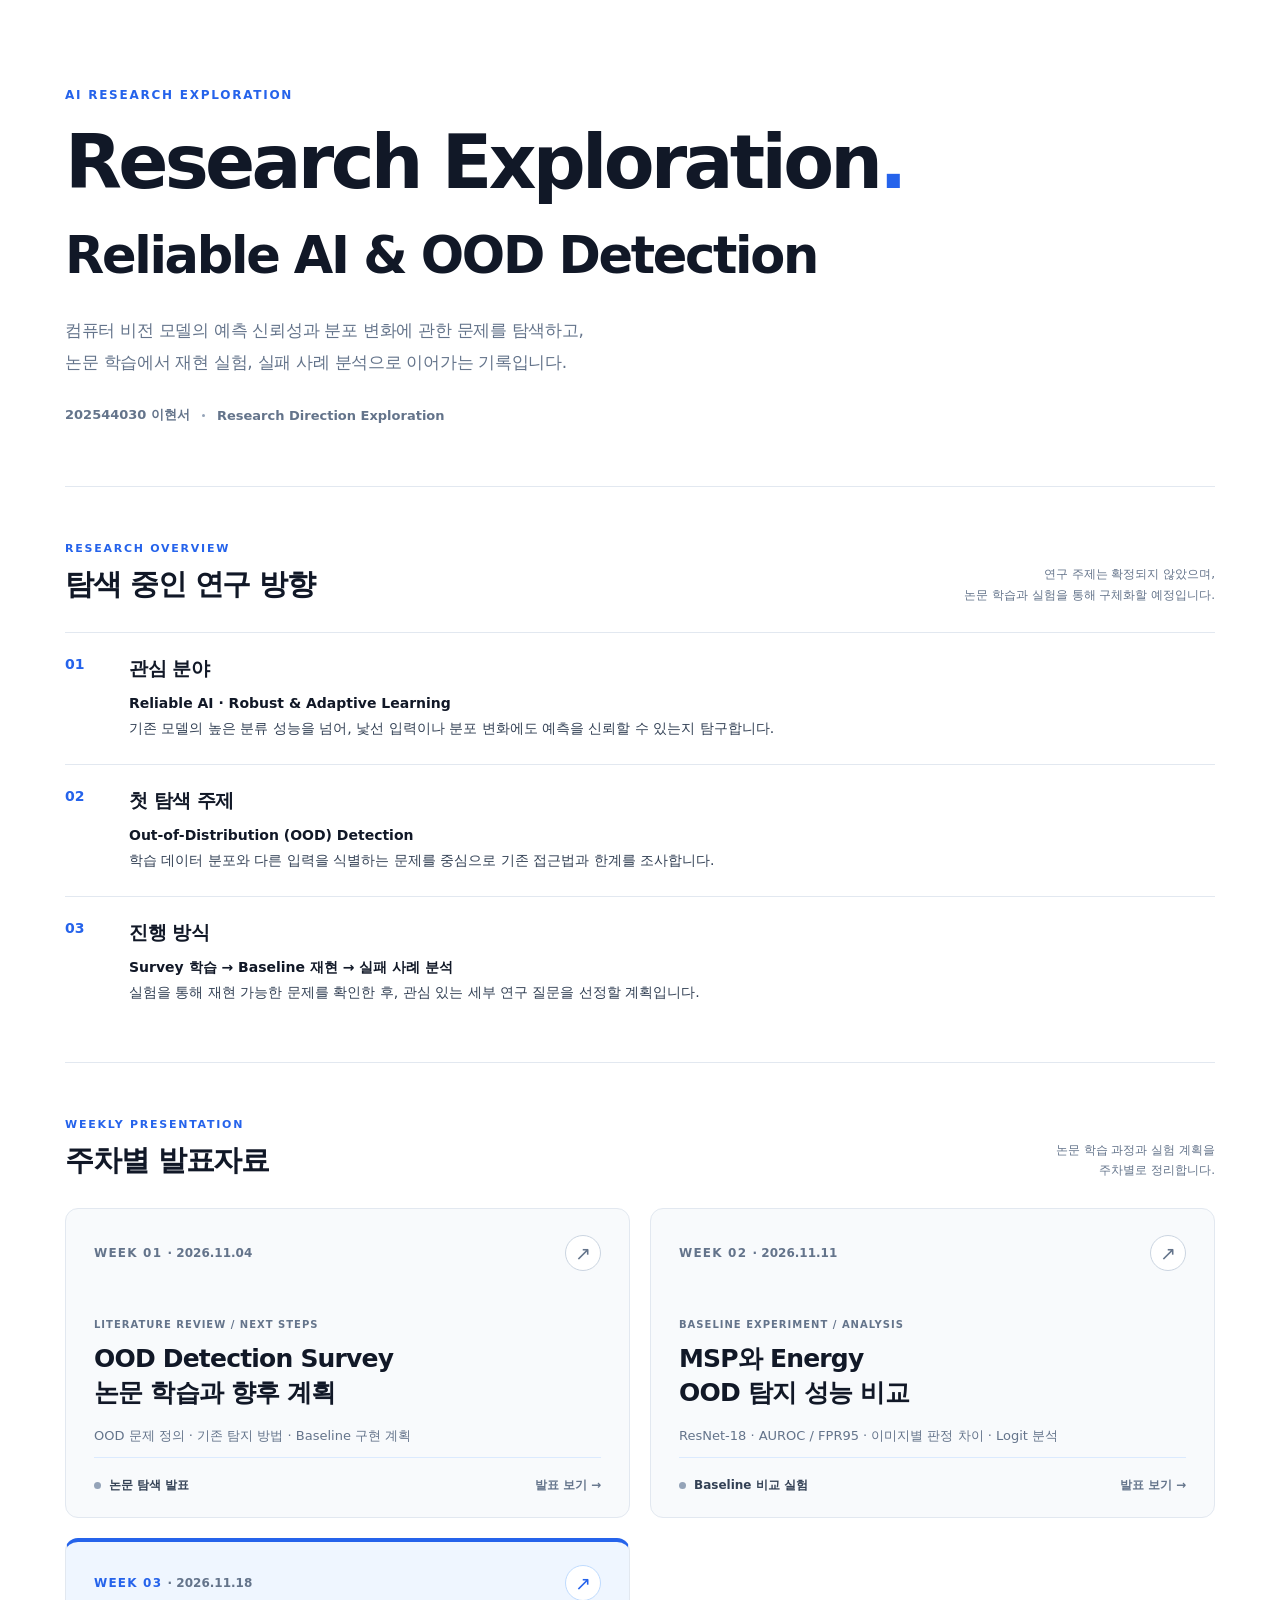
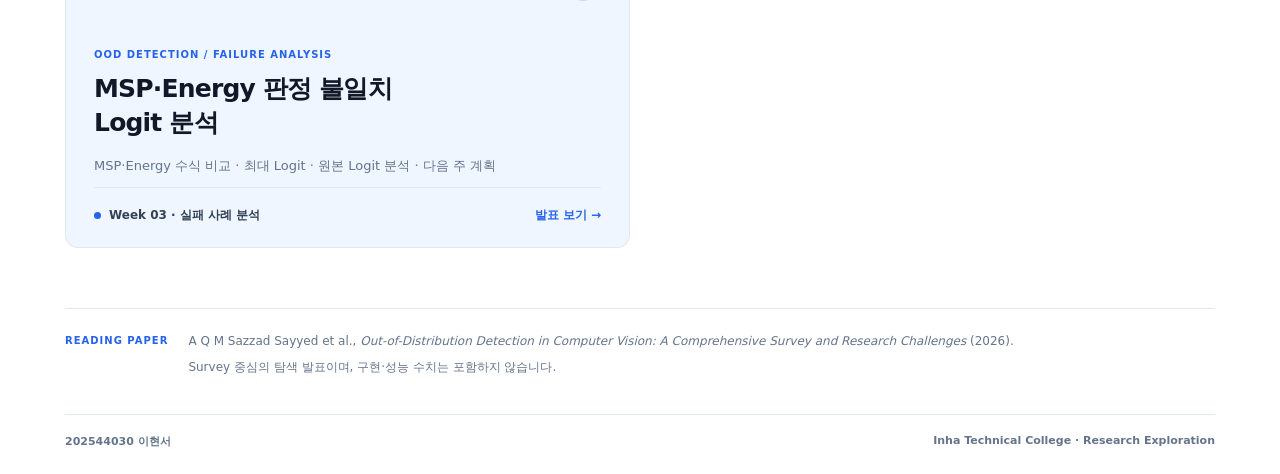
<file: index.html>
<!doctype html>
<html lang="ko">
<head>
  <meta charset="utf-8">
  <meta name="viewport" content="width=device-width, initial-scale=1">
  <meta name="theme-color" content="#ffffff">
  <meta name="description" content="Reliable AI와 OOD Detection 연구 분야 탐색 및 주차별 발표 자료">
  <title>Research Exploration | Reliable AI & OOD Detection</title>
  <link rel="stylesheet" href="styles.css">
</head>
<body>
  <main class="page">
    <header class="hero" id="top">
      <div class="eyebrow">AI RESEARCH EXPLORATION</div>
      <h1>Research Exploration<span class="accent-dot">.</span><br><span class="hero-subtitle">Reliable AI &amp; OOD Detection</span></h1>
      <p class="hero-desc">컴퓨터 비전 모델의 예측 신뢰성과 분포 변화에 관한 문제를 탐색하고,<br class="desktop-only"> 논문 학습에서 재현 실험, 실패 사례 분석으로 이어가는 기록입니다.</p>
      <div class="author-meta"><span>202544030 이현서</span><i></i><span>Research Direction Exploration</span></div>
    </header>

    <section class="section about" aria-labelledby="about-title">
      <div class="section-top"><div><div class="section-label">RESEARCH OVERVIEW</div><h2 id="about-title">탐색 중인 연구 방향</h2></div><p class="section-caption">연구 주제는 확정되지 않았으며,<br>논문 학습과 실험을 통해 구체화할 예정입니다.</p></div>
      <div class="overview-list">
        <article class="overview-row"><span class="overview-num">01</span><div><h3>관심 분야</h3><p><strong>Reliable AI · Robust &amp; Adaptive Learning</strong><br>기존 모델의 높은 분류 성능을 넘어, 낯선 입력이나 분포 변화에도 예측을 신뢰할 수 있는지 탐구합니다.</p></div></article>
        <article class="overview-row"><span class="overview-num">02</span><div><h3>첫 탐색 주제</h3><p><strong>Out-of-Distribution (OOD) Detection</strong><br>학습 데이터 분포와 다른 입력을 식별하는 문제를 중심으로 기존 접근법과 한계를 조사합니다.</p></div></article>
        <article class="overview-row"><span class="overview-num">03</span><div><h3>진행 방식</h3><p><strong>Survey 학습 → Baseline 재현 → 실패 사례 분석</strong><br>실험을 통해 재현 가능한 문제를 확인한 후, 관심 있는 세부 연구 질문을 선정할 계획입니다.</p></div></article>
      </div>
    </section>

    <section class="section presentation" aria-labelledby="weekly-title">
      <div class="section-top"><div><div class="section-label">WEEKLY PRESENTATION</div><h2 id="weekly-title">주차별 발표자료</h2></div><p class="section-caption">논문 학습 과정과 실험 계획을<br>주차별로 정리합니다.</p></div>
      <div class="week-grid">
        <a class="week-card past" href="./week1/" aria-label="1주차 OOD Detection Survey 논문 학습 발표 보기">
          <div class="week-top"><span class="week-label">WEEK 01 <span class="week-date">· 2026.11.04</span></span><span class="circle-arrow" aria-hidden="true">↗</span></div>
          <div class="week-content"><span class="card-kicker">LITERATURE REVIEW / NEXT STEPS</span><h3>OOD Detection Survey<br>논문 학습과 향후 계획</h3><p>OOD 문제 정의 · 기존 탐지 방법 · Baseline 구현 계획</p></div>
          <div class="week-bottom"><span class="small-dot"></span><span>논문 탐색 발표</span><span class="open-label">발표 보기 <span aria-hidden="true">→</span></span></div>
        </a>
        
<a class="week-card past"
   href="./week2/"
   aria-label="2주차 MSP와 Energy 비교 실험 발표 보기">

  <div class="week-top">
    <span class="week-label">
      WEEK 02
      <span class="week-date">· 2026.11.11</span>
    </span>
    <span class="circle-arrow" aria-hidden="true">↗</span>
  </div>

  <div class="week-content">
    <span class="card-kicker">
      BASELINE EXPERIMENT / ANALYSIS
    </span>

    <h3>
      MSP와 Energy<br>
      OOD 탐지 성능 비교
    </h3>

    <p>
      ResNet-18 · AUROC / FPR95 ·
      이미지별 판정 차이 · Logit 분석
    </p>
  </div>

  <div class="week-bottom">
    <span class="small-dot"></span>
    <span>Baseline 비교 실험</span>

    <span class="open-label">
      발표 보기
      <span aria-hidden="true">→</span>
    </span>
  </div>

</a>

              <a class="week-card active" href="./week3/" aria-label="3주차 MSP와 Energy 판정 불일치 분석 발표 보기">
          <div class="week-top"><span class="week-label">WEEK 03 <span class="week-date">· 2026.11.18</span></span><span class="circle-arrow" aria-hidden="true">↗</span></div>
          <div class="week-content"><span class="card-kicker">OOD DETECTION / FAILURE ANALYSIS</span><h3>MSP·Energy 판정 불일치<br>Logit 분석</h3><p>MSP·Energy 수식 비교 · 최대 Logit · 원본 Logit 분석 · 다음 주 계획</p></div>
          <div class="week-bottom"><span class="small-dot"></span><span>Week 03 · 실패 사례 분석</span><span class="open-label">발표 보기 <span aria-hidden="true">→</span></span></div>
        </a>
</div>
    </section>

    <section class="source-section"><span>READING PAPER</span><p>A Q M Sazzad Sayyed et al., <em>Out-of-Distribution Detection in Computer Vision: A Comprehensive Survey and Research Challenges</em> (2026). <span>Survey 중심의 탐색 발표이며, 구현·성능 수치는 포함하지 않습니다.</span></p></section>
  </main>
  <footer class="footer"><span>202544030 이현서</span><span>Inha Technical College · Research Exploration</span></footer>
</body>
</html>
</file>
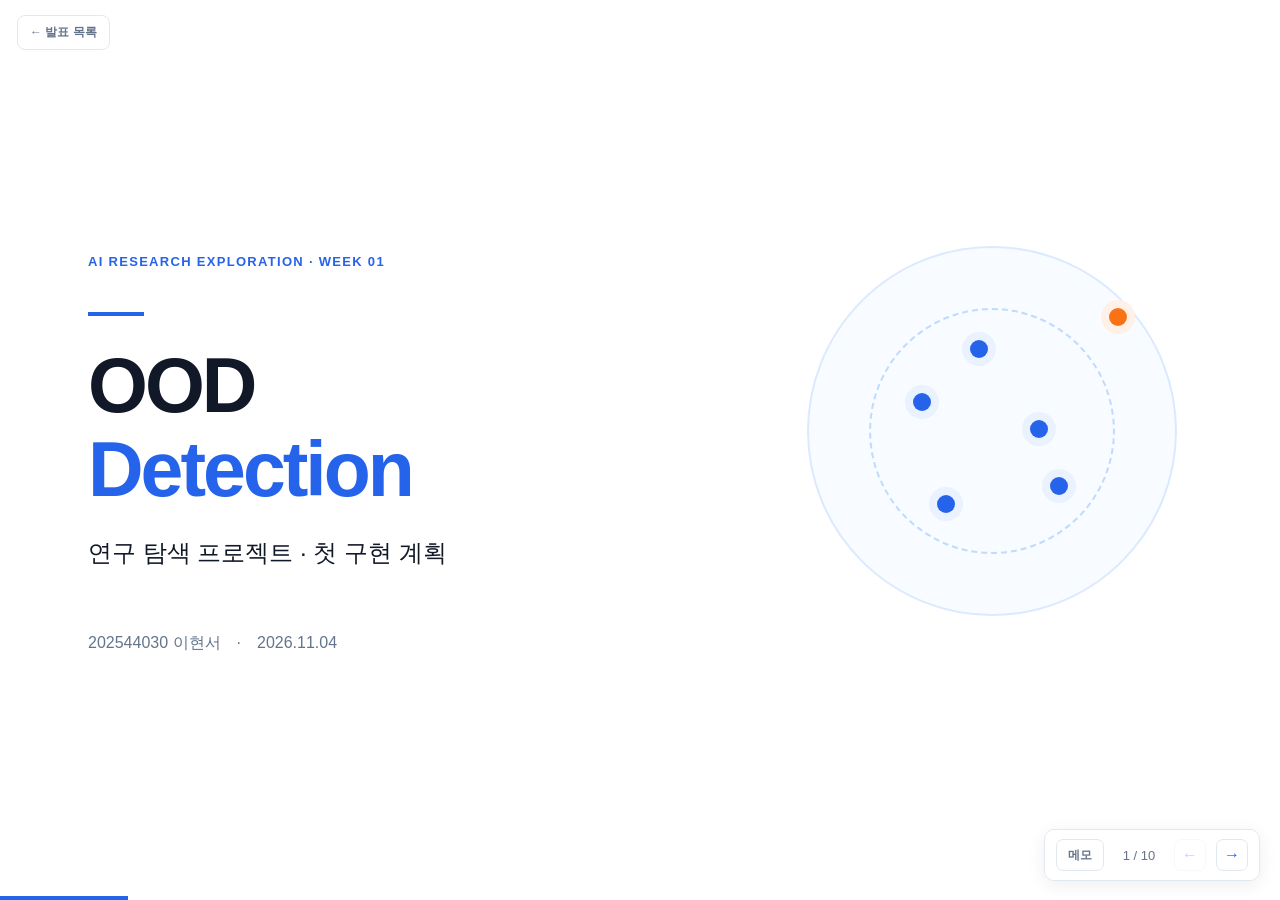
<file: week1/index.html>
<!doctype html>
<html lang="ko">
<head>
<meta charset="utf-8">
<meta name="viewport" content="width=device-width, initial-scale=1">
<title>WEEK 01 | OOD Detection 연구 탐색 프로젝트</title>
<style>
:root {
  --blue:#2563eb;
  --ink:#111827;
  --text:#334155;
  --muted:#64748b;
  --line:#e2e8f0;
  --scale:1;
}
* {box-sizing:border-box}
html,body {
  margin:0;
  width:100%;
  height:100%;
  overflow:hidden;
  background:#fff;
}
body {
  font-family:Pretendard,"Noto Sans KR","Malgun Gothic",Arial,sans-serif;
  color:var(--ink);
  -webkit-font-smoothing:antialiased;
}
button {font:inherit}
.screen {
  position:fixed;
  inset:0;
  display:flex;
  align-items:center;
  justify-content:center;
  overflow:hidden;
}
.stage {
  position:relative;
  flex:0 0 auto;
  width:1280px;
  height:720px;
  transform:scale(var(--scale));
  transform-origin:center center;
  background:white;
}
.slide {
  display:none;
  position:absolute;
  inset:0;
  padding:67px 88px 57px;
  background:#fff;
  flex-direction:column;
}
.slide.active {display:flex}
.eyebrow {
  font-size:13px;
  color:var(--blue);
  font-weight:800;
  letter-spacing:1.3px;
  margin-bottom:15px;
}
h1,h2,h3,p,figure {margin:0}
h2 {
  font-size:42px;
  line-height:1.25;
  letter-spacing:-1.35px;
  font-weight:800;
}
h3 {
  font-size:29px;
  letter-spacing:-.8px;
  line-height:1.3;
}
p {line-height:1.55}
.muted {color:var(--muted)}
.blue {color:var(--blue)}
.notes {display:none!important}

/* 01. 표지 */
.cover {justify-content:center}
.cover h1 {
  font-size:77px;
  line-height:1.08;
  letter-spacing:-3px;
}
.cover .bar {
  width:56px;
  height:4px;
  background:var(--blue);
  margin:28px 0;
}
.cover .sub {
  margin-top:23px;
  font-size:24px;
}
.cover .name {
  margin-top:60px;
  font-size:16px;
  color:var(--muted);
}
.cover .graphic {
  position:absolute;
  right:103px;
  top:156px;
  width:370px;
  height:370px;
  border-radius:50%;
  background:#f8fbff;
  border:2px solid #dbeafe;
}
.cover .graphic:before {
  content:"";
  position:absolute;
  inset:60px;
  border:2px dashed #bfdbfe;
  border-radius:50%;
}
.dot {
  position:absolute;
  width:18px;
  height:18px;
  background:var(--blue);
  border-radius:50%;
  box-shadow:0 0 0 8px #eaf2ff;
}
.dot.a {left:104px;top:145px}
.dot.b {left:161px;top:92px}
.dot.c {left:221px;top:172px}
.dot.d {left:128px;top:247px}
.dot.e {left:241px;top:229px}
.dot.f {
  left:300px;
  top:60px;
  background:#f97316;
  box-shadow:0 0 0 8px #fff1e7;
}

/* 02. 목차 */
.toc {
  display:grid;
  grid-template-columns:1fr 1fr;
  column-gap:70px;
  margin-top:72px;
}
.toc .item {
  min-height:127px;
  border-bottom:1px solid var(--line);
  display:grid;
  grid-template-columns:56px 1fr;
  align-items:center;
}
.toc .no {
  color:var(--blue);
  font-weight:800;
  font-size:16px;
}
.toc strong {
  font-size:25px;
  letter-spacing:-.6px;
}

/* 03. 연구 방향 */
.comparison {
  display:grid;
  grid-template-columns:1fr 75px 1fr;
  gap:24px;
  align-items:center;
  margin-top:80px;
}
.comparison .side .label {
  font-size:14px;
  color:var(--blue);
  font-weight:800;
  letter-spacing:.9px;
}
.comparison .side h3 {
  margin-top:22px;
  font-size:37px;
}
.comparison .side small {
  display:block;
  margin-top:14px;
  color:var(--muted);
  font-size:16px;
}
.comparison .rule {
  height:1px;
  background:var(--line);
  margin:28px 0 23px;
}
.comparison .side p {
  font-size:21px;
  color:var(--text);
  margin:8px 0;
}
.comparison .arrow {
  text-align:center;
  color:var(--blue);
  font-size:38px;
}
.bottom {
  border-top:1px solid var(--line);
  margin-top:auto;
  padding-top:19px;
  text-align:center;
  font-size:19px;
  color:var(--text);
}
.bottom strong {color:var(--blue)}

/* 04. OOD 개념 */
.lead {
  font-size:22px;
  color:var(--text);
  margin-top:34px;
}
.lead strong {color:var(--blue)}
.examples {
  display:grid;
  grid-template-columns:1fr 54px 1fr 54px 1fr;
  align-items:start;
  gap:7px;
  margin-top:55px;
}
.example {
  border-top:3px solid var(--line);
  padding-top:22px;
}
.example.emph {border-color:var(--blue)}
.example .label {
  font-size:14px;
  font-weight:800;
  color:var(--blue);
}
.example h3 {
  margin-top:17px;
  font-size:25px;
}
.example p {
  margin-top:10px;
  color:var(--muted);
  font-size:16px;
}
.arrow2 {
  text-align:center;
  padding-top:48px;
  font-size:31px;
  color:var(--blue);
}
.definitions {
  display:grid;
  grid-template-columns:1fr 1fr;
  gap:38px;
  margin-top:49px;
  padding-top:24px;
  border-top:1px solid var(--line);
}
.definitions strong {font-size:20px}
.definitions p {
  font-size:17px;
  color:var(--muted);
  margin-top:9px;
}

/* 05. Survey */
.paper {
  display:grid;
  grid-template-columns:440px 1fr;
  gap:52px;
  align-items:center;
  flex:1;
  margin-top:20px;
}
.paper h3 {font-size:31px}
.paper .eng {
  font-size:18px;
  color:var(--muted);
  margin-top:14px;
}
.paper .rule {
  height:1px;
  background:var(--line);
  margin:27px 0 21px;
}
.paper .summary {
  font-size:19px;
  color:var(--text);
  line-height:1.8;
}
.paper figure img {
  display:block;
  width:100%;
  height:348px;
  object-fit:contain;
}
.paper figcaption {
  font-size:12px;
  color:var(--muted);
  text-align:center;
  margin-top:10px;
}

/* 06. 프로젝트 목표 */
.project-pill {
  display:inline-block;
  margin-top:27px;
  font-size:20px;
  font-weight:700;
  color:var(--blue);
}
.project-goals {
  display:grid;
  grid-template-columns:repeat(3,1fr);
  gap:36px;
  margin-top:87px;
}
.project-step {
  border-top:3px solid #cbd5e1;
  padding-top:23px;
}
.project-step:last-child {border-color:var(--blue)}
.project-step .no {
  font-size:14px;
  color:var(--blue);
  font-weight:800;
}
.project-step h3 {
  margin-top:25px;
  font-size:31px;
}
.project-step p {
  margin-top:17px;
  color:var(--muted);
  font-size:19px;
}

/* 07. Post-hoc, MSP, Energy */
.posthoc {
  font-size:20px;
  margin-top:30px;
  padding-left:17px;
  border-left:4px solid var(--blue);
  color:var(--text);
}
.posthoc strong {color:var(--blue)}
.methods {
  display:grid;
  grid-template-columns:1fr 1fr;
  gap:52px;
  margin-top:53px;
}
.method {
  border-top:3px solid #cbd5e1;
  padding-top:22px;
}
.method:last-child {border-color:var(--blue)}
.method .small {
  color:var(--blue);
  font-size:13px;
  font-weight:800;
}
.method h3 {
  font-size:36px;
  margin-top:15px;
}
.method .full {
  margin-top:7px;
  color:var(--muted);
  font-size:16px;
}
.method .desc {
  font-size:18px;
  color:var(--text);
  margin-top:22px;
}
.formula {
  display:block;
  font-family:Georgia,"Times New Roman",serif;
  font-size:24px;
  margin-top:20px;
  color:var(--ink);
  white-space:nowrap;
}
.formula sub,.formula sup {font-size:13px}
.formula-note {
  font-size:13px;
  color:var(--muted);
  margin-top:11px;
}

/* 08. 선정 이유 */
.reasons {margin-top:64px}
.reason {
  display:grid;
  grid-template-columns:64px 320px 1fr;
  align-items:center;
  min-height:105px;
  border-top:1px solid var(--line);
}
.reason:last-child {border-bottom:1px solid var(--line)}
.reason .no {
  font-size:16px;
  color:var(--blue);
  font-weight:800;
}
.reason strong {font-size:24px}
.reason p {
  font-size:18px;
  color:var(--muted);
}

/* 09. 다음 주 계획 */
.next {margin-top:69px}
.next .reason {min-height:109px}
.deliverable {
  margin-top:46px;
  font-size:20px;
  color:var(--text);
}
.deliverable strong {color:var(--blue)}

/* 10. 마무리 */
.end {
  align-items:center;
  justify-content:center;
  text-align:center;
}
.end h1 {font-size:77px}
.end p {
  margin-top:22px;
  font-size:19px;
  color:var(--muted);
}
.end .name {
  margin-top:43px;
  font-size:15px;
}

/* 슬라이드 조작 UI */
.back {
  position:fixed;
  z-index:30;
  left:17px;
  top:15px;
  border:1px solid var(--line);
  background:#fff;
  border-radius:8px;
  padding:8px 12px;
  font-size:12px;
  font-weight:650;
  color:var(--muted);
  text-decoration:none;
}
.controls {
  position:fixed;
  z-index:30;
  bottom:19px;
  right:20px;
  display:flex;
  align-items:center;
  gap:10px;
  background:#fffffff9;
  border:1px solid var(--line);
  border-radius:10px;
  padding:9px 11px;
  box-shadow:0 4px 18px #00000012;
}
.controls button {
  cursor:pointer;
  border:1px solid var(--line);
  background:#fff;
  border-radius:7px;
  min-width:32px;
  height:32px;
  color:var(--blue);
}
.controls button:disabled {
  opacity:.3;
  cursor:default;
}
.controls .memo {
  font-size:12px;
  padding:0 11px;
  color:var(--muted);
  font-weight:700;
}
.count {
  min-width:50px;
  text-align:center;
  color:var(--muted);
  font-size:13px;
}
.progress {
  position:fixed;
  z-index:25;
  bottom:0;
  left:0;
  right:0;
  height:4px;
}
.progress>div {
  height:100%;
  background:var(--blue);
  transition:width .18s;
}
.speaker {
  position:fixed;
  z-index:40;
  left:50%;
  bottom:70px;
  transform:translateX(-50%);
  width:min(760px,calc(100% - 36px));
  border-radius:12px;
  background:#111827f9;
  color:#fff;
  padding:22px 25px;
  box-shadow:0 15px 40px #0003;
}
.speaker[hidden] {display:none}
.speaker strong {font-size:13px}
.speaker p {
  font-size:15px;
  color:#e5e7eb;
  margin-top:12px;
  max-height:40vh;
  overflow:auto;
  line-height:1.7;
}

/* 인쇄 */
@media print {
  @page {size:1280px 720px;margin:0}
  html,body {
    overflow:visible;
    height:auto;
  }
  .screen {
    position:static;
    display:block;
    overflow:visible;
  }
  .stage {
    position:static;
    transform:none!important;
    height:auto;
  }
  .slide {
    position:relative;
    display:flex!important;
    width:1280px;
    height:720px;
    break-after:page;
  }
  .back,.controls,.progress,.speaker {
    display:none!important;
  }
}
</style>
</head>

<body>
<a class="back" href="../">← 발표 목록</a>

<div class="screen">
<main id="stage" class="stage">

<!-- ===================== 01 표지 ===================== -->
<section class="slide cover active">
  <div class="eyebrow">
    AI RESEARCH EXPLORATION · WEEK 01
  </div>

  <div class="bar"></div>

  <h1>
    OOD<br>
    <span class="blue">Detection</span>
  </h1>

  <p class="sub">
    연구 탐색 프로젝트 · 첫 구현 계획
  </p>

  <p class="name">
    202544030 이현서　·　2026.11.04
  </p>

  <div class="graphic" aria-hidden="true">
    <i class="dot a"></i>
    <i class="dot b"></i>
    <i class="dot c"></i>
    <i class="dot d"></i>
    <i class="dot e"></i>
    <i class="dot f"></i>
  </div>

  <aside class="notes">
    이번 주에는 기존 프로젝트를 마무리한 뒤
    관심이 생긴 방법론 연구의 방향과,
    그중 첫 탐색 주제로 OOD Detection을
    살펴본 이유를 설명하겠습니다.

    이어서 읽기 시작한 Survey 논문을 바탕으로
    무엇을 구현하고 비교할지 말씀드리겠습니다.
  </aside>
</section>

<!-- ===================== 02 목차 ===================== -->
<section class="slide">
  <div class="eyebrow">CONTENTS</div>
  <h2>목차</h2>

  <div class="toc">
    <div class="item">
      <span class="no">01</span>
      <strong>연구 관심사의 변화</strong>
    </div>

    <div class="item">
      <span class="no">02</span>
      <strong>OOD Detection 소개</strong>
    </div>

    <div class="item">
      <span class="no">03</span>
      <strong>Survey와 프로젝트 목표</strong>
    </div>

    <div class="item">
      <span class="no">04</span>
      <strong>첫 구현 방법과 다음주 목표</strong>
    </div>
  </div>

  <aside class="notes">
    기존 프로젝트에서 연구 관심사가 어떻게 달라졌는지,
    OOD Detection의 개념, 읽기 시작한 Survey와
    프로젝트 목표, 그리고 첫 구현 방법과
    다음 주 계획 순으로 발표하겠습니다.
  </aside>
</section>

<!-- ===================== 03 연구 방향 ===================== -->
<section class="slide">
  <div class="eyebrow">RESEARCH DIRECTION</div>

  <h2>응용 문제 해결에서 방법론 연구로</h2>

  <div class="comparison">

    <div class="side">
      <div class="label">PREVIOUS PROJECT</div>

      <h3>응용 문제 해결</h3>

      <small>Pediatric Chest X-ray Classification</small>

      <div class="rule"></div>

      <p>모델 학습 · 성능 비교</p>
      <p>판단 근거 분석</p>
    </div>

    <div class="arrow">→</div>

    <div class="side">
      <div class="label">CURRENT INTEREST</div>

      <h3>방법론 연구</h3>

      <small>Robust &amp; Reliable Learning</small>

      <div class="rule"></div>

      <p>일반화 · 신뢰성</p>
      <p>기존 방법의 한계 · 개선</p>
    </div>
  </div>

  <div class="bottom">
    첫 탐색 주제:
    <strong>OOD Detection</strong>
  </div>

  <aside class="notes">
    이전 폐렴 분류 프로젝트에서는 특정 응용 문제를
    해결하기 위해 모델을 학습하고 성능과 판단 근거를
    비교했습니다.

    그런데 프로젝트를 마무리하면서 특정 문제의
    성능 향상보다는, 모델이 왜 실패하는지,
    기존 방법론에는 어떤 한계가 있는지를 연구하는 데
    더 관심이 생겼습니다.

    이와 관련된 여러 주제 중 첫 번째로
    OOD Detection을 살펴보기로 했습니다.
  </aside>
</section>

<!-- ===================== 04 OOD 개념 ===================== -->
<section class="slide">
  <div class="eyebrow">BACKGROUND</div>

  <h2>OOD Detection이란?</h2>



  <div class="examples">
    <div class="example">
      <div class="label">TRAINING</div>
      <h3>고양이 · 강아지</h3>
      <p>두 클래스만 학습</p>
    </div>

    <div class="arrow2">→</div>

    <div class="example emph">
      <div class="label">NEW INPUT</div>
      <h3>자동차</h3>
      <p>학습하지 않은 대상</p>
    </div>

    <div class="arrow2">→</div>

    <div class="example">
      <div class="label">PREDICTION</div>
      <h3>고양이? 강아지?</h3>
      <p>기존 클래스 중 하나를 예측할 수 있음</p>
    </div>
  </div>

  <div class="definitions">
    <div>
      <strong>ID · In-Distribution</strong>
      <p>학습 데이터와 같은 분포에서 온 입력</p>
    </div>

    <div>
      <strong class="blue">
        OOD · Out-of-Distribution
      </strong>
      <p>학습 데이터 분포에서 벗어난 입력</p>
    </div>
  </div>

  <div class="bottom">
    <strong>OOD Detection</strong> =
    학습 범위 밖의 입력을 구분하는 문제
  </div>

  <aside class="notes">
    분류기는 학습한 클래스 중 하나로
    입력을 분류하는 모델입니다.

    예를 들어 고양이와 강아지만 학습한 분류기에
    자동차 이미지를 넣으면, 모델은 고양이나 강아지 중
    하나로 답할 수 있습니다.

    OOD Detection은 이런 학습 분포 밖의
    입력을 알아차리는 문제입니다.

    자동차라는 새로운 클래스 이름을 맞히는 것과는
    다른 문제이고, 이 예시는 이해를 돕기 위한
    의미적 변화 사례입니다.
  </aside>
</section>

<!-- ===================== 05 Survey 소개 ===================== -->
<section class="slide">
  <div class="eyebrow">LITERATURE REVIEW</div>

  <h2>이번 주에 읽기 시작한 Survey</h2>

  <div class="paper">

    <div>
      <h3>
        Out-of-Distribution Detection
        in Computer Vision
      </h3>

      <p class="eng">
        A Comprehensive Survey and Research Challenges
      </p>

      <div class="rule"></div>

      <div class="summary">
        OOD 탐지 방법의 분류<br>
        기존 접근의 한계와 연구 과제
      </div>
    </div>

    <figure>
      <img
        src="../assets/survey_taxonomy.png"
        alt="Survey Figure 1(a) OOD 탐지 방법의 분류"
      >

      <figcaption>
        Sayyed et al. (2026), Figure 1(a)
      </figcaption>
    </figure>
  </div>

  <aside class="notes">
    이번 주에는 OOD Detection 분야를
    폭넓게 정리한 Survey를 읽기 시작했습니다.

    이 논문은 분류부터 객체 탐지, 세그멘테이션까지
    여러 OOD 탐지 방법을 체계적으로 정리하고,
    기존 접근의 한계도 다룹니다.

    아직 논문을 전부 분석한 상태는 아니며,
    이 논문을 분야의 지도처럼 활용하려고 합니다.
  </aside>
</section>

<!-- ===================== 06 프로젝트 목표 ===================== -->
<section class="slide">
  <div class="eyebrow">PROJECT GOAL</div>

  <h2>Survey를 바탕으로 진행할 프로젝트</h2>

  <p class="project-pill">
    대표적인 OOD 탐지 방법을 직접 구현하고 비교
  </p>

  <div class="project-goals">

    <div class="project-step">
      <div class="no">01 · SELECT</div>
      <h3>방법 선정</h3>
      <p>Survey · 선행연구</p>
    </div>

    <div class="project-step">
      <div class="no">02 · REPRODUCE</div>
      <h3>구현 · 비교</h3>
      <p>동일 조건 · 탐지 성능</p>
    </div>

    <div class="project-step">
      <div class="no">03 · ANALYZE</div>
      <h3>한계 분석</h3>
      <p>실패 사례 · 발생 조건</p>
    </div>
  </div>

  <div class="bottom">
    목표:
    <strong>
      어떤 조건에서 탐지 방법이 실패하는지 파악
    </strong>
  </div>

  <aside class="notes">
    이 Survey에 소개된 모든 방법을 한 번에
    구현하는 것은 아닙니다.

    재현 가능한 대표 방법부터 하나씩 골라서
    직접 구현하고 동일한 조건에서 비교할 계획입니다.

    단순히 어느 방법이 점수가 높은지를 보는 데서
    끝내지 않고, 어떤 데이터나 조건에서
    실패하는지를 살펴보려 합니다.

    이 과정을 통해 제가 더 연구하고 싶은 구체적인
    문제를 찾는 것이 이번 연구 탐색 프로젝트의 목적입니다.
  </aside>
</section>

<!-- ===================== 07 MSP와 Energy ===================== -->
<section class="slide">
  <div class="eyebrow">FIRST BASELINES</div>

  <h2>먼저 구현할 방법: MSP와 Energy</h2>

  <p class="posthoc">
    <strong>Post-hoc</strong> ·
    학습된 분류기의 출력으로 OOD 점수를 계산하는 접근
  </p>

  <div class="methods">

    <div class="method">
      <div class="small">01 · SOFTMAX-BASED</div>

      <h3>MSP</h3>

      <p class="full">
        Maximum Softmax Probability
      </p>

      <p class="desc">
        가장 높은 예측 확률을 점수로 사용
      </p>

      <span class="formula">
        MSP(x) = max<sub>k</sub> p(k | x)
      </span>

      <p class="formula-note">
        낮은 MSP → OOD 가능성
      </p>
    </div>

    <div class="method">
      <div class="small">02 · LOGIT-BASED</div>

      <h3>Energy</h3>

      <p class="full">
        Energy-Based Score
      </p>

      <p class="desc">
        Softmax 이전 logit들의 크기를 반영
      </p>

      <span class="formula">
        E(x) = −T log Σ<sub>k</sub> exp(f<sub>k</sub>(x)/T)
      </span>

      <p class="formula-note">
        높은 Energy → OOD 가능성 (일반적인 설정)
      </p>
    </div>
  </div>

  <aside class="notes">
    우선 MSP와 Energy 두 가지를 구현할 계획입니다.

    두 방법 모두 이미 학습된 분류기를
    재학습하지 않고 그 출력에서 점수를 구하는
    Post-hoc 접근입니다.

    MSP는 클래스별 Softmax 확률 중 최댓값을 사용합니다.
    모델이 어떤 클래스도 높게 확신하지 않으면
    OOD일 가능성이 높다고 보는 방식입니다.

    Energy는 Softmax 확률로 변환하기 전
    logit 값들을 로그합지수 형태로 결합한 점수입니다.

    T는 온도 매개변수이고 기본 비교에서는
    T를 1로 둘 수 있습니다.

    두 점수는 정의와 방향이 다르므로 실제 평가에서는
    ID/OOD 판단 방향을 통일할 예정입니다.
  </aside>
</section>

<!-- ===================== 08 선정 이유 ===================== -->
<section class="slide">
  <div class="eyebrow">METHOD SELECTION</div>

  <h2>왜 이 두 방법부터 시작할까?</h2>

  <div class="reasons">

    <div class="reason">
      <span class="no">01</span>
      <strong>대표적인 기준선</strong>
      <p>후속 방법과 비교할 출발점</p>
    </div>

    <div class="reason">
      <span class="no">02</span>
      <strong>추가 학습 불필요</strong>
      <p>기존 분류기에 바로 적용 가능</p>
    </div>

    <div class="reason">
      <span class="no">03</span>
      <strong>점수 계산의 차이</strong>
      <p>최대 Softmax 확률 vs logit 기반 Energy</p>
    </div>
  </div>

  <div class="bottom">
    같은 분류기를 사용해
    <strong>점수 계산 방식에 따른 차이</strong>부터 확인
  </div>

  <aside class="notes">
    이 두 방법을 먼저 선택한 이유는 세 가지입니다.

    첫째, OOD Detection 분야에서 기본적인
    비교 기준으로 사용되는 방법입니다.

    둘째, 이미 학습된 분류기를 그대로 이용하기 때문에
    구현 부담이 상대적으로 작습니다.

    셋째, MSP는 가장 큰 확률만 보는 반면
    Energy는 전체 logit을 반영합니다.

    따라서 동일한 분류기로 두 점수를 계산해 보면
    점수 설계에 따라 OOD를 구분하는 능력이
    어떻게 달라지는지 살펴볼 수 있습니다.

    이 비교가 이후 더 복잡한 방법을 이해하기 위한
    출발점이 될 것입니다.
  </aside>
</section>

<!-- ===================== 09 다음주 목표 ===================== -->
<section class="slide">
  <div class="eyebrow">NEXT WEEK</div>

  <h2>다음주 목표</h2>

  <div class="next">

    <div class="reason">
      <span class="no">01</span>
      <strong>분류기 · 데이터 준비</strong>
      <p>CIFAR-10 · OOD 평가 데이터</p>
    </div>

    <div class="reason">
      <span class="no">02</span>
      <strong>MSP · Energy 구현</strong>
      <p>동일 분류기에서 점수 계산</p>
    </div>

    <div class="reason">
      <span class="no">03</span>
      <strong>기초 비교 결과 정리</strong>
      <p>AUROC · 점수 분포 · 실패 사례</p>
    </div>
  </div>

  <div class="deliverable">
    다음 발표:
    <strong>구현 코드와 첫 비교 결과</strong>
  </div>

  <aside class="notes">
    다음 주에는 먼저 CIFAR-10으로 학습된 분류기를
    준비하고 OOD 평가 데이터를 정하겠습니다.

    이어서 MSP와 Energy Score를 직접 구현하고,
    같은 모델과 같은 데이터에서 두 방법을 비교하겠습니다.

    AUROC 같은 성능 지표와 점수 분포를 살펴보고,
    어떤 입력을 잘 구분하지 못하는지도 확인하겠습니다.

    아직 실험은 시작하지 않았고
    다음 발표에는 구현 코드와 첫 결과를
    가져오는 것이 목표입니다.
  </aside>
</section>

<!-- ===================== 10 마무리 ===================== -->
<section class="slide end">
  <div class="eyebrow">
    AI RESEARCH EXPLORATION · WEEK 01
  </div>

  <h1>감사합니다</h1>

  <p>
    OOD Detection · Survey Reading · Baseline Reproduction
  </p>

  <p class="name">
    202544030 이현서
  </p>

  <aside class="notes">
    감사합니다.
  </aside>
</section>

</main>
</div>

<!-- 슬라이드 조작 -->
<div class="controls">
  <button
    id="memoButton"
    class="memo"
    type="button"
    title="N: 발표 메모"
  >메모</button>

  <span class="count">
    <span id="current">1</span> /
    <span id="total">10</span>
  </span>

  <button
    id="prev"
    type="button"
    aria-label="이전 슬라이드"
  >←</button>

  <button
    id="next"
    type="button"
    aria-label="다음 슬라이드"
  >→</button>
</div>

<div class="progress">
  <div id="bar"></div>
</div>

<aside id="speaker" class="speaker" hidden>
  <strong>발표 메모</strong>
  <p id="notesText"></p>
</aside>

<script>
(() => {
  const stage = document.getElementById('stage');
  const slides = [...stage.querySelectorAll('.slide')];

  const prev = document.getElementById('prev');
  const next = document.getElementById('next');
  const counter = document.getElementById('current');
  const bar = document.getElementById('bar');

  const speaker = document.getElementById('speaker');
  const memoButton = document.getElementById('memoButton');
  const notesText = document.getElementById('notesText');

  let current = 0;

  document.getElementById('total').textContent =
    String(slides.length);

  // 화면 크기에 맞춰 중앙 정렬
  function fit() {
    const w = window.innerWidth;
    const h = window.innerHeight;

    const scale = Math.min(
      w / 1280,
      h / 720
    );

    stage.style.setProperty(
      '--scale',
      String(scale)
    );
  }

  function show(i, hash = true) {
    current = Math.max(
      0,
      Math.min(slides.length - 1, i)
    );

    slides.forEach((slide, index) => {
      const active = index === current;

      slide.classList.toggle('active', active);
      slide.setAttribute(
        'aria-hidden',
        String(!active)
      );
    });

    counter.textContent = String(current + 1);
    prev.disabled = current === 0;
    next.disabled = current === slides.length - 1;

    bar.style.width =
      ((current + 1) / slides.length * 100) + '%';

    const note = slides[current].querySelector('.notes');

    notesText.textContent =
      note?.textContent.trim().replace(/\s+/g, ' ') || '';

    if (hash) {
      history.replaceState(null, '', '#/' + current);
    }
  }

  prev.addEventListener('click', () => {
    show(current - 1);
  });

  next.addEventListener('click', () => {
    show(current + 1);
  });

  memoButton.addEventListener('click', () => {
    speaker.hidden = !speaker.hidden;
  });

  window.addEventListener('resize', fit);

  window.addEventListener('hashchange', () => {
    const match = location.hash.match(/^#\/(\d+)$/);

    show(
      match ? Number(match[1]) : 0,
      false
    );
  });

  window.addEventListener('keydown', e => {
    const activeTag = document.activeElement?.tagName;

    if (['INPUT', 'TEXTAREA', 'SELECT'].includes(activeTag)) {
      return;
    }

    if ([
      'ArrowRight',
      'ArrowDown',
      'PageDown',
      ' '
    ].includes(e.key)) {
      e.preventDefault();
      show(current + 1);
    }

    if ([
      'ArrowLeft',
      'ArrowUp',
      'PageUp',
      'Backspace'
    ].includes(e.key)) {
      e.preventDefault();
      show(current - 1);
    }

    if (e.key.toLowerCase() === 'n') {
      speaker.hidden = !speaker.hidden;
    }

    if (e.key.toLowerCase() === 'f') {
      if (document.fullscreenElement) {
        document.exitFullscreen?.();
      } else {
        document.documentElement.requestFullscreen?.();
      }
    }

    if (e.key === 'Escape') {
      speaker.hidden = true;
    }

    if (e.key === 'Home') {
      show(0);
    }

    if (e.key === 'End') {
      show(slides.length - 1);
    }
  });

  // 모바일 스와이프
  let startX = null;

  stage.addEventListener('touchstart', e => {
    if (e.touches.length === 1) {
      startX = e.touches[0].clientX;
    }
  }, { passive:true });

  stage.addEventListener('touchend', e => {
    if (startX === null) return;

    const dx =
      e.changedTouches[0].clientX - startX;

    if (Math.abs(dx) > 55) {
      show(current + (dx < 0 ? 1 : -1));
    }

    startX = null;
  }, { passive:true });

  fit();

  const match = location.hash.match(/^#\/(\d+)$/);

  show(
    match ? Number(match[1]) : 0,
    false
  );
})();
</script>

</body>
</html>
</file>
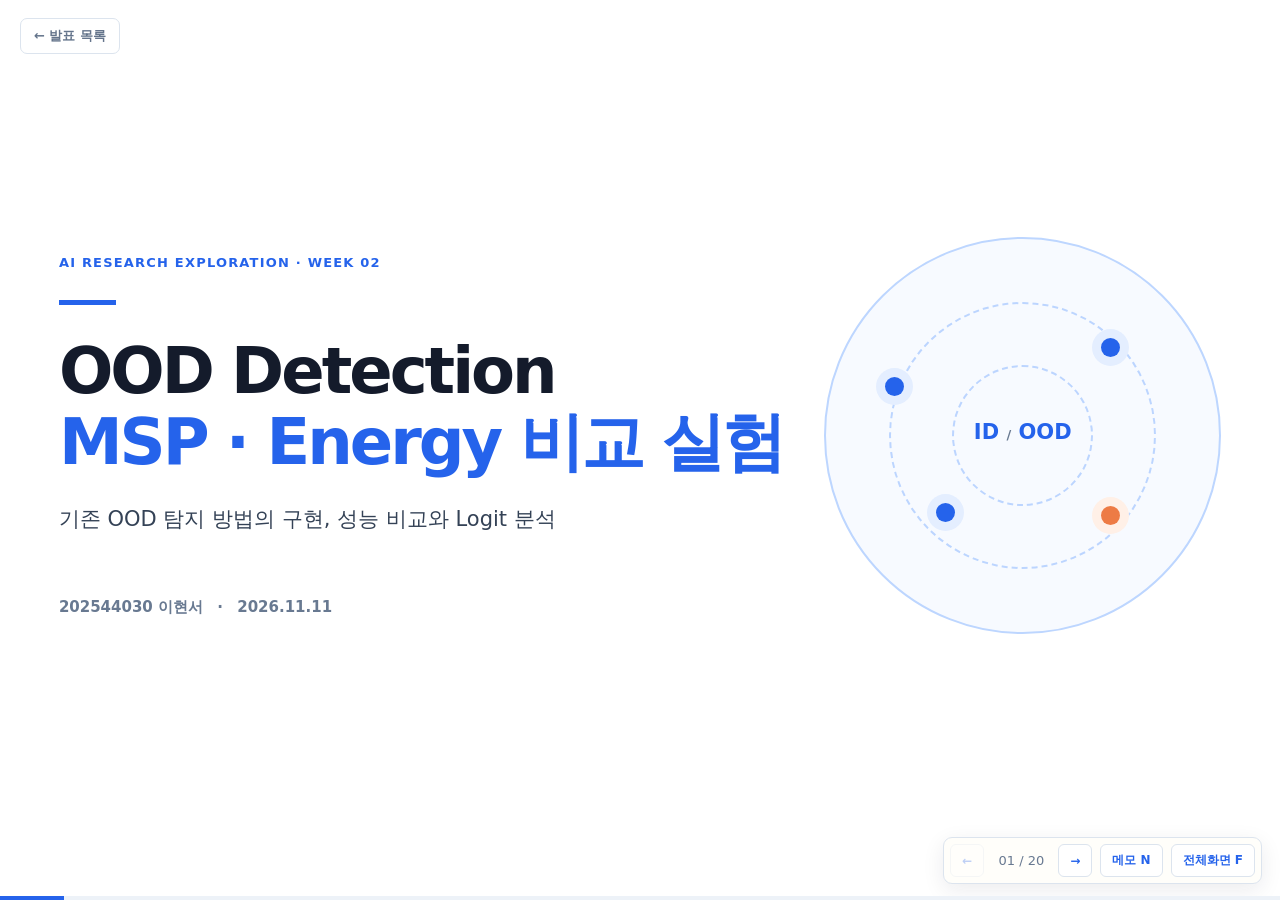
<file: week2/index.html>
<!doctype html>
<html lang="ko">
<head>
  <meta charset="utf-8">
  <meta name="viewport" content="width=device-width,initial-scale=1">
  <title>WEEK 02 | OOD Detection 비교 실험</title>
  <link rel="stylesheet" href="styles.css">
  <script defer src="slides.js"></script>
</head>
<body>

<a href="../" class="back-to-home">
  ← 발표 목록
</a>

<main id="deck" class="deck">

  <!-- 01 표지 -->
  <section class="slide active">
    <div class="shell cover-grid">
      <div>
        <p class="kicker">AI RESEARCH EXPLORATION · WEEK 02</p>
        <span class="accent-rule"></span>
        <h1>
          OOD Detection
          <em>MSP · Energy 비교 실험</em>
        </h1>
        <p class="subtitle">
          기존 OOD 탐지 방법의 구현, 성능 비교와 Logit 분석
        </p>
        <p class="byline">202544030 이현서 <span>·</span> 2026.11.11</p>
      </div>
      <div class="cover-art" aria-hidden="true">
        <span class="ring ring-one"></span>
        <span class="ring ring-two"></span>
        <span class="spot spot-a"></span>
        <span class="spot spot-b"></span>
        <span class="spot spot-c"></span>
        <span class="spot spot-d"></span>
        <b>ID <small>/</small> OOD</b>
      </div>
    </div>
    <aside class="notes">
      지난주에는 OOD Detection 관련 Survey를 공부했고,
      첫 비교 대상으로 MSP와 Energy를 정했습니다.
      이번 주에는 두 방법을 직접 구현해 성능과 실패 사례를 비교했습니다.
    </aside>
  </section>

  <!-- 02 목차 -->
  <section class="slide">
    <div class="shell">
      <header class="heading">
        <p class="kicker">CONTENTS</p>
        <h2>목차</h2>
        <p>이번 주에 진행한 내용을 네 부분으로 정리했습니다.</p>
      </header>
      <div class="toc">
        <article>
          <b>01</b>
          <div>
            <h3>프로젝트 개요</h3>
            <p>지난주 진행사항 · OOD Detection</p>
          </div>
        </article>
        <article>
          <b>02</b>
          <div>
            <h3>점수 계산 방법</h3>
            <p>Logit · Softmax · MSP · Energy</p>
          </div>
        </article>
        <article>
          <b>03</b>
          <div>
            <h3>실험 및 결과</h3>
            <p>실험 환경 · 평가 지표 · 분석</p>
          </div>
        </article>
        <article>
          <b>04</b>
          <div>
            <h3>정리와 다음 단계</h3>
            <p>확인한 내용 · 추가 실험 · 연구 방향</p>
          </div>
        </article>
      </div>
    </div>
    <aside class="notes">
      먼저 지난주에 어떤 내용을 공부했는지와
      OOD Detection의 개념을 짚겠습니다.
      이후 Logit과 Softmax를 통해 두 탐지 점수를 이해하고,
      실제 실험 결과와 다음 주 계획을 설명하겠습니다.
    </aside>
  </section>

  <!-- 03 지난주와 이번 주 -->
  <section class="slide">
    <div class="shell compact-shell">
      <header class="heading">
        <p class="kicker">RESEARCH OVERVIEW</p>
        <h2>지난주와 이번 주</h2>
        <p>
          서베이 논문에서 탐지 방법을 살펴본 뒤
          첫 비교 실험을 진행했습니다.
        </p>
      </header>

      <div class="recap-pair">
        <article>
          <span>WEEK 01</span>
          <h3>Survey 학습</h3>
          <p>
            OOD 탐지 문제와 기존 방법들을 조사하고,
            <strong>MSP와 Energy</strong>를 첫 비교 대상으로
            선정했습니다.
          </p>
        </article>

        <div class="connect-arrow">→</div>

        <article class="accent-top">
          <span>WEEK 02</span>
          <h3>구현 및 비교</h3>
          <p>
            같은 분류기에 두 방법을 적용해
            <strong>탐지 성능과 판정 차이</strong>를 분석했습니다.
          </p>
        </article>
      </div>

      <p class="callout">
        <b>장기 목표</b>
        여러 OOD 탐지 방법이 어떤 조건에서 실패하는지
        확인하고, 개선 가능한 문제를 찾는 것입니다.
      </p>
    </div>
    <aside class="notes">
      지난주에는 2026년 OOD Detection Survey를 바탕으로
      방법들을 조사했습니다.

      이번 주에 바로 새로운 방법을 제안하려는 것이 아니라,
      먼저 MSP와 Energy를 같은 분류기에 적용하고 비교해보았습니다.

      최종 관심은 성능 순위보다는 방법의 실패 조건과 한계입니다.
    </aside>
  </section>

  <!-- 04 OOD Detection -->
  <section class="slide">
    <div class="shell">
      <header class="heading">
        <p class="kicker">BACKGROUND</p>
        <h2>OOD Detection</h2>
        <p>모델이 학습한 데이터 분포와 다른 입력을 감지하는 문제입니다.</p>
      </header>

      <div class="ood-pair">
        <article class="compact-panel">
          <div class="panel-label">ID · CIFAR-10</div>
          <h3>학습한 10개 클래스</h3>

          <div class="classes">
            <span>비행기</span>
            <span>자동차</span>
            <span>새</span>
            <span>고양이</span>
            <span>사슴</span>
            <span>개</span>
            <span>개구리</span>
            <span>말</span>
            <span>배</span>
            <span>트럭</span>
          </div>

          <p class="panel-explain">
            CIFAR-10 분포에서 온 이미지를
            <strong>ID(In-Distribution)</strong>로 사용합니다.
          </p>
        </article>

        <article class="compact-panel orange-panel">
          <div class="panel-label">OOD · CIFAR-100</div>
          <h3>학습 분포 밖의 입력</h3>

          <div class="tank-row">
            <img
              src="assets/ood_airplane_tank.jpg"
              alt="CIFAR-100 탱크"
            >
            <div>
              <b>실제: 탱크</b>
              <small>CIFAR-10에 없는 클래스</small>
              <strong>분류기 예측: 비행기</strong>
            </div>
          </div>

          <p class="panel-explain">
            모델은 학습한 10개 클래스 중 하나를 예측합니다.
            <strong>
              OOD 탐지는 그 입력을 ID로 받아들일지 별도로 판단
            </strong>합니다.
          </p>
        </article>
      </div>

      <p class="inline-summary">
        이번 실험에서는 CIFAR-10을 ID,
        CIFAR-100과 SVHN을 OOD 평가 데이터로 사용했습니다.
      </p>
    </div>
    <aside class="notes">
      CIFAR-10에는 비행기, 자동차, 새, 고양이, 사슴,
      개, 개구리, 말, 배, 트럭이 있습니다.

      따라서 분류기는 탱크가 들어와도 배운 클래스 중
      하나로 예측합니다. 실제 이 탱크는 비행기로 예측됐습니다.

      OOD Detection은 새 클래스 이름을 맞히는 것과는 다르며,
      학습 분포 밖에서 온 입력인지를 탐지하는 문제입니다.

      정확히 말하면 OOD는 단순히 클래스 이름이 다른 것보다
      넓은 개념입니다.
    </aside>
  </section>

  <!-- 05 장 구분 -->
  <section class="slide section-break">
    <div class="shell">
      <span class="chapter-number">01 / 03</span>
      <span class="accent-rule"></span>
      <h2>점수 계산 방법</h2>
      <p>Logit → Softmax → MSP · Energy</p>
    </div>
    <aside class="notes">
      두 방법을 비교하기 전에 모델의 출력인 Logit과,
      이를 변환하는 Softmax를 설명하겠습니다.
    </aside>
  </section>

  <!-- 06 Logit -->
  <section class="slide">
    <div class="shell">
      <header class="heading">
        <p class="kicker">BASIC CONCEPT</p>
        <h2>Logit</h2>
        <p>
          분류 모델이 각 클래스에 대해 출력하는
          <strong>Softmax 적용 전의 실수 점수</strong>입니다.
        </p>
      </header>

      <div class="logit-demo">
        <div class="image-tile">
          <img src="assets/ood_airplane_tank.jpg" alt="탱크 이미지">
          <strong>CIFAR-100 · 탱크</strong>
          <span>ResNet-18의 실제 입력</span>
        </div>

        <div class="logit-list">
          <div class="logit-row">
            <span>비행기</span>
            <div class="meter"><i style="width:100%"></i></div>
            <b>5.899</b>
          </div>
          <div class="logit-row">
            <span>배</span>
            <div class="meter"><i style="width:15.4%"></i></div>
            <b>0.910</b>
          </div>
          <div class="logit-row">
            <span>자동차</span>
            <div class="meter"><i style="width:4%"></i></div>
            <b>0.233</b>
          </div>
          <div class="logit-row light-row">
            <span>나머지 7개</span>
            <div class="meter muted-meter">각각 다른 실수</div>
            <b>…</b>
          </div>

          <p class="diagram-caption">
            10개 Logit 중
            <strong>가장 큰 값인 ‘비행기’</strong>가
            최종 예측 클래스입니다.
            5.899는 확률이 아닙니다.
          </p>
        </div>
      </div>
    </div>
    <aside class="notes">
      ResNet-18은 CIFAR-10의 10개 클래스에 대응하는
      Logit 10개를 출력합니다.

      이 사례에서 비행기 Logit이 5.899로 가장 높아
      비행기로 예측합니다.

      Logit은 정규화 전의 점수이므로 0에서 1 사이일
      필요가 없고 음수도 가능합니다.

      여기서는 가독성을 위해 가장 큰 세 값만 그렸습니다.
    </aside>
  </section>

  <!-- 07 Softmax -->
  <section class="slide">
    <div class="shell">
      <header class="heading">
        <p class="kicker">BASIC CONCEPT</p>
        <h2>Softmax</h2>
        <p>
          Logit을 <strong>0~1 사이 값으로 변환</strong>해
          합이 1이 되도록 만드는 함수입니다.
        </p>
      </header>

      <div class="formula-inline">
        <div class="display-math">
          <math display="block">
            <msub><mi>p</mi><mi>k</mi></msub>
            <mo>=</mo>
            <mfrac>
              <msup>
                <mi>e</mi>
                <msub><mi>z</mi><mi>k</mi></msub>
              </msup>
              <mrow>
                <munderover>
                  <mo>∑</mo>
                  <mrow><mi>j</mi><mo>=</mo><mn>1</mn></mrow>
                  <mi>K</mi>
                </munderover>
                <msup>
                  <mi>e</mi>
                  <msub><mi>z</mi><mi>j</mi></msub>
                </msup>
              </mrow>
            </mfrac>
          </math>
        </div>
        <span>클래스별 Logit의 상대적인 차이를 확률 형태로 표현</span>
      </div>

      <div class="softmax-demo">
        <article>
          <span>LOGIT A</span>
          <h3>[4, 2]</h3>
          <div class="probbar">
            <b>88.1%</b><em>11.9%</em>
          </div>
          <p>Softmax → [0.881, 0.119]</p>
        </article>

        <div class="equals">=</div>

        <article>
          <span>LOGIT B</span>
          <h3>[14, 12]</h3>
          <div class="probbar">
            <b>88.1%</b><em>11.9%</em>
          </div>
          <p>Softmax → [0.881, 0.119]</p>
        </article>
      </div>

      <p class="inline-summary">
        모든 Logit에 같은 값을 더하면 Softmax 결과는 같습니다.
        <strong>공통적인 크기 변화는 구분하지 못합니다.</strong>
      </p>
    </div>
    <aside class="notes">
      Softmax는 각 Logit에 지수함수를 적용한 뒤
      전체 지수값의 합으로 나눕니다.

      따라서 합은 1이 되고, 큰 Logit은 큰 값으로 변환됩니다.

      [4,2]와 [14,12]는 값 자체는 다르지만
      두 클래스 간 차이가 모두 2입니다.

      Softmax 결과는 동일하게 약 88.1%와 11.9%입니다.
      다만 이 출력이 항상 실제 정답 확률로 잘 보정돼
      있는 것은 아닙니다.
    </aside>
  </section>

  <!-- 08 MSP와 Energy -->
  <section class="slide">
    <div class="shell">
      <header class="heading">
        <p class="kicker">POST-HOC OOD DETECTION</p>
        <h2>MSP와 Energy</h2>
        <p>
          둘 다 <strong>이미 학습된 분류기의 Logit</strong>으로
          OOD 점수를 계산합니다.
        </p>
      </header>

      <div class="methods">
        <article class="compact-panel">
          <div class="panel-label">
            MSP · MAXIMUM SOFTMAX PROBABILITY
          </div>
          <h3>최대 Softmax 값</h3>

          <div class="display-math">
            <math display="block">
              <msub><mi>S</mi><mtext>MSP</mtext></msub>
              <mo>(</mo><mi>x</mi><mo>)</mo>
              <mo>=</mo>
              <munder><mo>max</mo><mi>k</mi></munder>
              <mfrac>
                <msup>
                  <mi>e</mi>
                  <msub><mi>z</mi><mi>k</mi></msub>
                </msup>
                <mrow>
                  <munder><mo>∑</mo><mi>j</mi></munder>
                  <msup>
                    <mi>e</mi>
                    <msub><mi>z</mi><mi>j</mi></msub>
                  </msup>
                </mrow>
              </mfrac>
            </math>
          </div>

          <p>
            각 클래스의 Softmax를 계산한 뒤
            <strong>가장 큰 값 하나</strong>를 사용합니다.
          </p>
        </article>

        <article class="compact-panel green-panel">
          <div class="panel-label">ENERGY-BASED SCORE</div>
          <h3>LogSumExp</h3>

          <div class="display-math">
            <math display="block">
              <msub><mi>S</mi><mtext>Energy</mtext></msub>
              <mo>(</mo><mi>x</mi><mo>)</mo>
              <mo>=</mo>
              <mi>log</mi>
              <mrow>
                <munder><mo>∑</mo><mi>k</mi></munder>
                <msup>
                  <mi>e</mi>
                  <msub><mi>z</mi><mi>k</mi></msub>
                </msup>
              </mrow>
            </math>
          </div>

          <p>
            확률로 정규화하지 않고
            <strong>Logit 값의 크기</strong>도 반영합니다.
          </p>
        </article>
      </div>

      <p class="inline-summary">
        이번 구현에서는 두 점수 모두
        <strong>값이 높을수록 ID에 가깝다</strong>는 방향으로
        통일했습니다.
        Energy는 원 논문 Energy의 부호를 뒤집은 점수(T=1)입니다.
      </p>
    </div>
    <aside class="notes">
      MSP는 Maximum Softmax Probability입니다.
      Softmax의 최대 확률을 점수로 사용합니다.

      Energy는 LogSumExp를 사용하며,
      Logit의 전체 크기가 변하면 점수도 변할 수 있습니다.

      이번 실험에서 사용한 Energy 점수는
      논문의 원래 Energy 정의에 마이너스를 붙인 값입니다.

      즉 클수록 ID라는 점에서 MSP와 방향을 통일했습니다.
      추가 학습이 없는 Post-hoc 방식입니다.
    </aside>
  </section>

  <!-- 09 점수 계산 예시 -->
  <section class="slide">
    <div class="shell compact-shell">
      <header class="heading">
        <p class="kicker">SCORE EXAMPLE</p>
        <h2>점수 계산 예시</h2>
        <p>
          MSP는 같은 값을 출력하더라도
          Energy는 달라질 수 있습니다.
        </p>
      </header>

      <div class="example-compare">
        <article>
          <span>LOGIT A</span>
          <h3>[4, 2]</h3>
          <div class="value-line">
            <small>MSP</small><strong>0.8808</strong>
          </div>
          <div class="value-line">
            <small>Energy</small><strong>4.1269</strong>
          </div>
        </article>

        <div class="versus">VS</div>

        <article>
          <span>LOGIT B</span>
          <h3>[14, 12]</h3>
          <div class="value-line">
            <small>MSP</small><strong>0.8808</strong>
          </div>
          <div class="value-line emphasis">
            <small>Energy</small><strong>14.1269</strong>
          </div>
        </article>
      </div>

      <div class="explain-lines">
        <p>
          <b>MSP</b>
          상대적인 Logit 차이가 같으므로 점수도 같습니다.
        </p>
        <p>
          <b>Energy</b>
          Logit에 10을 더하면 점수도 정확히 10 증가합니다.
        </p>
      </div>

      <p class="inline-summary">
        이 차이가 OOD 탐지에 실제로 도움이 되는지는
        <strong>데이터를 통해 평가</strong>해야 합니다.
      </p>
    </div>
    <aside class="notes">
      이것은 설명용 가상 Logit입니다.
      두 벡터의 Softmax가 같기 때문에 MSP는 모두 0.8808입니다.

      하지만 Logit 전체에 같은 값 10을 더한 B의 Energy는
      A보다 10 큽니다.

      Energy가 항상 더 좋은 방법이라는 뜻은 아니고,
      MSP와 다른 정보를 반영해 서로 다른 점수를 줄 수
      있다는 뜻입니다.
    </aside>
  </section>

<!-- 10. 임계값으로 ID/OOD 판정 -->
<section class="slide">
  <div class="shell">

    <header class="heading">
      <p class="kicker">OOD DECISION RULE</p>
      <h2>임계값으로 ID/OOD 판정</h2>
      <p>
        MSP와 Energy는 각각 탐지 점수를 계산하고,
        <strong>점수가 임계값보다 낮으면 OOD로 판단</strong>합니다.
      </p>
    </header>

    <div class="threshold-flow">

      <article class="threshold-step">
        <span>STEP 01 · 임계값 설정</span>
        <h3>ID 검증 데이터 1,000장</h3>
        <p>
          각 방법으로 검증 이미지의 점수를 계산하고,
          <strong>점수 하위 5% 지점</strong>을
          임계값으로 설정합니다.
        </p>
        <small>MSP와 Energy의 임계값은 별도로 설정</small>
      </article>

      <div class="threshold-flow-arrow">→</div>

      <article class="threshold-step">
        <span>STEP 02 · 새로운 이미지 판정</span>
        <h3>점수와 임계값 비교</h3>

        <div class="threshold-rules">
          <div class="rule-id">
            <b>점수 ≥ 임계값</b>
            <strong>ID 수용</strong>
          </div>
          <div class="rule-ood">
            <b>점수 &lt; 임계값</b>
            <strong>OOD 거부</strong>
          </div>
        </div>
      </article>

    </div>

    <div class="threshold-case-panel">
      <div class="threshold-case-heading">
        <span>실제 탱크 이미지 · SEED 43</span>
        <h3>같은 이미지에 서로 다른 판정</h3>
      </div>

      <div class="threshold-example-grid">
        <article>
          <span>MSP</span>
          <p>
            점수 <b>0.980775</b>
            <small>≥</small>
            임계값 <b>0.837584</b>
          </p>
          <strong class="result-wrong">
            ID로 오수용
          </strong>
        </article>

        <article>
          <span>ENERGY</span>
          <p>
            점수 <b>5.918490</b>
            <small>&lt;</small>
            임계값 <b>5.956187</b>
          </p>
          <strong class="result-correct">
            OOD로 거부
          </strong>
        </article>
      </div>
    </div>

    <p class="inline-summary">
      핵심은 <strong>점수 자체가 ID/OOD 판정은 아니라는 것</strong>입니다.
      점수를 각 방법의 임계값과 비교해야 최종 판정이 내려집니다.
    </p>

  </div>

  <aside class="notes">
    앞에서 MSP와 Energy가 어떻게 점수를 계산하는지
    살펴봤습니다.

    그런데 이 점수만으로는 ID인지 OOD인지
    결정할 수 없습니다.

    기준점인 임계값이 필요합니다.

    이번 실험에서는 ID 검증 이미지 1,000장의
    점수를 계산하고, 하위 5% 지점을
    각 방법의 임계값으로 사용했습니다.

    새로운 이미지의 점수가 임계값 이상이면 ID,
    낮으면 OOD로 판단합니다.

    실제 탱크 이미지에서는 MSP 점수가 임계값보다
    높아 ID로 잘못 판단했지만, Energy 점수는
    임계값보다 낮아 OOD로 탐지했습니다.

    이 차이가 왜 발생했는지는
    뒤에서 실제 Logit을 통해 살펴보겠습니다.
  </aside>
</section>

  <!-- 10 장 구분 -->
  <section class="slide section-break">
    <div class="shell">
      <span class="chapter-number">02 / 03</span>
      <span class="accent-rule"></span>
      <h2>실험 및 분석</h2>
      <p>동일한 ResNet-18에서 MSP와 Energy를 비교</p>
    </div>
    <aside class="notes">
      이제 두 점수를 실제로 구현해서
      CIFAR-100과 SVHN의 OOD 탐지 성능을
      비교한 결과를 보여드리겠습니다.
    </aside>
  </section>

  <!-- 11 실험 구성 -->
  <section class="slide">
    <div class="shell">
      <header class="heading">
        <p class="kicker">EXPERIMENT SETUP</p>
        <h2>실험 구성</h2>
        <p>
          같은 모델 출력에서 두 점수를 계산해
          성능과 실패 사례를 비교했습니다.
        </p>
      </header>

      <div class="train-flow">
        <div>
          <span>MODEL</span>
          <strong>ResNet-18</strong>
          <small>CIFAR-10으로 학습</small>
        </div>
        <i>→</i>
        <div>
          <span>OUTPUT</span>
          <strong>Logit 10개</strong>
          <small>분류기 출력</small>
        </div>
        <i>→</i>
        <div class="flow-scores">
          <strong>MSP</strong>
          <strong>Energy</strong>
          <small>같은 이미지에 각각 적용</small>
        </div>
      </div>

      <div class="setup-cards">
        <article>
          <span>TRAIN</span>
          <strong>CIFAR-10 50,000장</strong>
          <p>10개 클래스로 분류기 학습</p>
        </article>
        <article>
          <span>ID VALIDATION / TEST</span>
          <strong>1,000 / 9,000장</strong>
          <p>임계값 설정 / 독립 평가</p>
        </article>
        <article>
          <span>OOD TEST</span>
          <strong>CIFAR-100 · SVHN</strong>
          <p>각각 10,000장 / 26,032장</p>
        </article>
      </div>

      <p class="inline-summary">
        이번 발표는 <strong>Seed 42·43</strong> 결과를 사용합니다.
        Seed 44는 추가 확인 대상으로 남겼습니다.
      </p>
    </div>
    <aside class="notes">
      CIFAR-10 학습 데이터 5만 장으로 ResNet-18을 학습했습니다.

      CIFAR-10 테스트 이미지 1만 장 중 1천 장은 Validation,
      나머지 9천 장은 ID Test입니다.

      OOD는 CIFAR-100 테스트 1만 장,
      SVHN 테스트 26,032장입니다.

      같은 모델의 Logit에서 MSP와 Energy를 각각 계산합니다.
      발표 수치는 Seed 42와 43에서 얻은 결과입니다.
    </aside>
  </section>

  <!-- 12 평가 지표 -->
  <section class="slide">
    <div class="shell">
      <header class="heading">
        <p class="kicker">EVALUATION METRICS</p>
        <h2>평가 지표</h2>
        <p>
          전체 구별 성능과 특정 조건에서의 오수용률을
          함께 확인했습니다.
        </p>
      </header>

      <div class="metrics">
        <article class="compact-panel">
          <div class="panel-label">AUROC · HIGHER IS BETTER</div>
          <h3>전체적인 구별 능력</h3>
          <p>
            ID에 더 높은 탐지 점수를 주고
            OOD에 더 낮은 점수를 주는 능력을
            <strong>모든 임계값에 걸쳐</strong> 평가합니다.
          </p>
          <div class="metric-example">
            0.90 → 임의의 ID가 OOD보다 높은 점수를 받을 확률 약 90%
          </div>
        </article>

        <article class="compact-panel green-panel">
          <div class="panel-label">FPR95 · LOWER IS BETTER</div>
          <h3>ID 95% 수용 시 오류</h3>
          <p>
            ID를 약 95% 받아들이도록 설정한 ROC 지점에서
            <strong>OOD를 ID로 잘못 수용한 비율</strong>입니다.
          </p>
          <div class="metric-example">
            30% → OOD 100장 중 약 30장을 ID로 오수용
          </div>
        </article>
      </div>

      <p class="inline-summary">
        이후 이미지별 성공·실패 사례는
        <strong>ID Validation 하위 5%</strong>로 정한
        별도 고정 임계값을 사용합니다.
        FPR95 임계값과는 다릅니다.
      </p>
    </div>
    <aside class="notes">
      AUROC는 ID 점수가 OOD 점수보다 높은 순서를
      얼마나 잘 만드는지를 평가합니다.
      1에 가까울수록 좋습니다.

      FPR95는 ID를 95% 받아들일 때 OOD가 잘못
      통과하는 비율로 낮을수록 좋습니다.

      AUROC와 FPR95는 테스트 점수에서 계산합니다.
      뒤에 나오는 각 이미지의 성공/실패는 ID Validation을
      이용해 보정한 고정 임계값으로 구한 것이므로
      구분해야 합니다.
    </aside>
  </section>

  <!-- 13 탐지 성능 -->
  <section class="slide">
    <div class="shell">
      <header class="heading">
        <p class="kicker">EXPERIMENT RESULTS</p>
        <h2>탐지 성능</h2>
        <p>
          Seed 42·43 단순 평균 · 단위 % ·
          동일한 분류 모델 기반
        </p>
      </header>

      <table class="result-table">
        <thead>
          <tr>
            <th>OOD 데이터셋</th>
            <th>방법</th>
            <th>AUROC ↑</th>
            <th>FPR95 ↓</th>
          </tr>
        </thead>
        <tbody>
          <tr>
            <th rowspan="2">
              CIFAR-100
              <small>Near OOD</small>
            </th>
            <td>MSP</td>
            <td class="best">87.50</td>
            <td>59.05</td>
          </tr>
          <tr>
            <td>Energy</td>
            <td>86.66</td>
            <td class="best">50.42</td>
          </tr>

          <tr class="section-row">
            <th rowspan="2">
              SVHN
              <small>Far OOD</small>
            </th>
            <td>MSP</td>
            <td>93.47</td>
            <td>43.66</td>
          </tr>
          <tr>
            <td>Energy</td>
            <td class="best">94.01</td>
            <td class="best">29.58</td>
          </tr>
        </tbody>
      </table>

      <div class="result-interpret">
        <div>
          <b>CIFAR-100</b>
          <p>
            MSP가 AUROC에서 소폭 우세하지만,
            Energy가 FPR95에서는 낮습니다.
          </p>
        </div>
        <div>
          <b>SVHN</b>
          <p>
            Energy가 두 지표 모두 우세하며
            특히 FPR95 차이가 큽니다.
          </p>
        </div>
      </div>

      <p class="inline-summary">
        따라서
        <strong>
          Energy가 모든 상황에서 더 좋다고 결론 내릴 수는 없습니다.
        </strong>
      </p>
    </div>
    <aside class="notes">
      CIFAR-100에서 MSP의 AUROC는 87.50%,
      Energy는 86.66%입니다.

      반면 FPR95는 MSP 59.05%, Energy 50.42%로
      Energy가 낮습니다.

      SVHN에서는 Energy가 AUROC와 FPR95 모두 유리했습니다.

      그러므로 Energy가 무조건 우수하다고 말하기 어렵고,
      평가 기준에 따라 결과가 달라집니다.

      Seed 두 개의 단순 평균이므로 통계적 유의성을
      주장할 수도 없습니다.
    </aside>
  </section>

  <!-- 14 이미지별 판정 차이 -->
  <section class="slide">
    <div class="shell compact-shell">
      <header class="heading">
        <p class="kicker">PER-IMAGE ANALYSIS</p>
        <h2>이미지별 판정 차이</h2>
        <p>
          CIFAR-100 · Seed 43 ·
          ID Validation으로 설정한 고정 임계값 사용
        </p>
      </header>

      <div class="disagree">
        <article class="accent-top">
          <span>ENERGY만 탐지 성공</span>
          <strong>1,223장</strong>
          <p>MSP는 ID로 받아들였지만 Energy는 OOD로 거부</p>
        </article>
        <article>
          <span>MSP만 탐지 성공</span>
          <strong>473장</strong>
          <p>Energy는 ID로 받아들였지만 MSP는 OOD로 거부</p>
        </article>
      </div>

      <div class="stacked-bar">
        <span style="width:33.94%;background:#94afd9"></span>
        <span style="width:12.23%;background:#2563eb"></span>
        <span style="width:4.73%;background:#82c4b5"></span>
        <span style="width:49.10%;background:#edb09a"></span>
      </div>

      <div class="bar-legend">
        <span>
          <i style="background:#94afd9"></i>
          둘 다 성공 · 3,394
        </span>
        <span>
          <i style="background:#2563eb"></i>
          Energy만 성공 · 1,223
        </span>
        <span>
          <i style="background:#82c4b5"></i>
          MSP만 성공 · 473
        </span>
        <span>
          <i style="background:#edb09a"></i>
          둘 다 실패 · 4,910
        </span>
      </div>

      <p class="inline-summary">
        두 점수는
        <strong>
          같은 이미지를 항상 같은 방식으로 판단하지는 않았습니다.
        </strong>
        다음은 실제 사례입니다.
      </p>
    </div>
    <aside class="notes">
      Seed 43의 CIFAR-100 OOD 1만 장을 비교했습니다.

      두 방법 모두 성공한 이미지는 3,394장,
      둘 다 실패는 4,910장입니다.

      Energy만 성공은 1,223장,
      MSP만 성공은 473장입니다.

      검증셋으로 고정한 임계값을 적용한 결과입니다.

      따라서 서로 다른 이미지를 탐지한다는 관찰을 할 수 있고,
      왜 그런지 실제 Logit을 살펴보았습니다.
    </aside>
  </section>

  <!-- 15 실제 이미지 비교 -->
  <section class="slide">
    <div class="shell">
      <header class="heading">
        <p class="kicker">CASE STUDY · SEED 43</p>
        <h2>실제 이미지 비교</h2>
        <p>
          MSP가 거의 같은 ID와 OOD 이미지를 골라
          각 점수의 판정을 확인했습니다.
        </p>
      </header>

      <div class="cases">
        <article class="compact-panel">
          <div class="panel-label">ID · CIFAR-10</div>

          <div class="case-identity">
            <img src="assets/id_airplane_tank.jpg" alt="비행기">
            <div>
              <h3>비행기</h3>
              <span>예측: 비행기</span>
            </div>
          </div>

          <div class="case-values">
            <span>MSP <b>0.980722</b></span>
            <span>Energy <b>5.990721</b></span>
          </div>

          <p class="decision">
            MSP: ID 수용 <span>·</span> Energy: ID 수용
          </p>
        </article>

        <article class="compact-panel orange-panel">
          <div class="panel-label">OOD · CIFAR-100</div>

          <div class="case-identity">
            <img src="assets/ood_airplane_tank.jpg" alt="탱크">
            <div>
              <h3>탱크</h3>
              <span>예측: 비행기</span>
            </div>
          </div>

          <div class="case-values">
            <span>MSP <b>0.980775</b></span>
            <span>Energy <b>5.918490</b></span>
          </div>

          <p class="decision mixed">
            MSP: ID 오수용 <span>·</span> Energy: OOD 거부
          </p>
        </article>
      </div>

      <div class="thresholds">
        <span>MSP 임계값 <b>0.837584</b></span>
        <span>Energy 임계값 <b>5.956187</b></span>
        <small>점수가 임계값 이상이면 ID로 수용</small>
      </div>
    </div>
    <aside class="notes">
      두 이미지는 모두 비행기로 예측됐습니다.

      MSP가 비행기 0.980722, 탱크 0.980775로 거의 동일하고
      탱크가 아주 조금 더 높았습니다.

      두 점수 모두 임계값보다 높아
      MSP는 둘 다 ID로 받아들였습니다.

      Energy는 ID 비행기 5.9907, 탱크 5.9185였고,
      5.9562 임계값을 기준으로 탱크만 OOD로 거부했습니다.

      이 사례는 일부러 선택한 경계 사례이며
      전체 데이터의 대표 예시는 아닙니다.
    </aside>
  </section>

  <!-- 16 Logit 분석 -->
  <section class="slide">
    <div class="shell compact-shell">
      <header class="heading">
        <p class="kicker">LOGIT ANALYSIS</p>
        <h2>Logit 분석</h2>
        <p>
          MSP가 비슷한 두 이미지에 서로 다른 Energy 점수가
          나온 이유를 수식으로 확인했습니다.
        </p>
      </header>

      <table class="logit-table">
        <thead>
          <tr>
            <th>이미지</th>
            <th>최대 Logit</th>
            <th>MSP</th>
            <th>Energy</th>
          </tr>
        </thead>
        <tbody>
          <tr>
            <th>ID 비행기</th>
            <td>5.9713</td>
            <td>0.980722</td>
            <td>5.990721</td>
          </tr>
          <tr>
            <th>OOD 탱크</th>
            <td>5.8991</td>
            <td>0.980775</td>
            <td>5.918490</td>
          </tr>
        </tbody>
      </table>

      <div class="identity-formula">
        <span>두 점수의 관계 · T=1</span>
        <div class="display-math">
          <math display="block">
            <msub><mi>S</mi><mtext>Energy</mtext></msub>
            <mo>=</mo>
            <msub><mi>z</mi><mtext>max</mtext></msub>
            <mo>−</mo>
            <mi>log</mi>
            <mo>(</mo>
            <msub><mi>S</mi><mtext>MSP</mtext></msub>
            <mo>)</mo>
          </math>
        </div>
        <p>
          MSP가 거의 같으므로 이번 점수 차이는
          <strong>최대 Logit 차이(약 0.072)</strong>와
          거의 일치합니다.
        </p>
      </div>

      <p class="inline-summary">
        실제 사례의 <strong>점수 차이는 설명</strong>할 수 있지만,
        이 한 사례로 전체 성능 차이의 원인을 확정하지는 못합니다.
      </p>
    </div>
    <aside class="notes">
      MSP와 Energy는 수학적으로 이렇게 연결됩니다.
      Energy는 최대 Logit에서 log MSP를 뺀 값입니다.

      두 이미지의 MSP는 거의 같으므로 log MSP 항도
      거의 같습니다.

      그런데 최대 Logit은 비행기 5.9713과
      탱크 5.8991로 차이가 있습니다.

      그 결과 Energy 점수도 약 0.072 차이가 났고
      임계값 기준으로 다른 판정이 내려졌습니다.

      이는 일부 사례에 대한 설명이지
      Energy가 전반적으로 더 나은 이유를
      완전히 입증한 것은 아닙니다.
    </aside>
  </section>

  <!-- 17 장 구분 -->
  <section class="slide section-break">
    <div class="shell">
      <span class="chapter-number">03 / 03</span>
      <span class="accent-rule"></span>
      <h2>정리 및 다음 단계</h2>
      <p>비교 실험을 정리하고 후속 검증을 계획</p>
    </div>
    <aside class="notes">
      이제 이번 주에 확인한 사실과 한계,
      다음 주에 진행할 분석을 정리하겠습니다.
    </aside>
  </section>

  <!-- 18 결론 및 다음 주 -->
  <section class="slide">
    <div class="shell">
      <header class="heading">
        <p class="kicker">SUMMARY · NEXT WEEK</p>
        <h2>정리 및 다음 주 계획</h2>
        <p>
          현재는 방법 간 차이를 확인한 단계이며,
          실패 원인을 더 검증할 예정입니다.
        </p>
      </header>

      <div class="closing-columns">
        <article class="compact-panel">
          <div class="panel-label">이번 주 결과</div>
          <h3>MSP와 Energy 비교</h3>
          <p>
            두 방법의 성능과 성공 이미지가 달랐고,
            실제 Logit 분석에서
            <strong>MSP가 반영하지 못하는 크기 차이</strong>가
            Energy 점수에 나타나는 사례를 확인했습니다.
          </p>
          <p class="caveat">
            다만 전체 성능 차이의 원인을 규명한 것은 아닙니다.
          </p>
        </article>

        <article class="compact-panel green-panel">
          <div class="panel-label">다음 주 계획</div>
          <h3>1차 비교 마무리</h3>
          <ol>
            <li>Seed 44 결과까지 확인</li>
            <li>MSP만 성공한 반대 사례 분석</li>
            <li>반복 관찰된 특징과 한계 정리</li>
          </ol>
        </article>
      </div>

      <p class="research-direction">
        <b>연구 방향</b>
        교수님이 제안한 OOD 응용 프로젝트도 검토하겠습니다.
        다만 우선은 기존 탐지 방법의
        <strong>실패 조건과 개선 가능성</strong>을
        분석하는 방법론 중심으로 진행할 계획입니다.
      </p>
    </div>
    <aside class="notes">
      이번 주에는 MSP와 Energy의 성능 차이를 확인했고,
      같은 수준의 MSP에도 Energy는 달리 점수를 계산할 수
      있음을 실제 Logit 사례로 보였습니다.

      그러나 이 현상이 전체 데이터에서 성능 차이를 만드는
      원인인지까지 증명하지는 못했습니다.

      다음 주에는 Seed 44 평가, 반대 사례 분석을 마쳐
      두 Baseline 비교를 정리하겠습니다.

      지난번 교수님이 OOD를 응용 프로젝트에 적용해보라는
      제안을 주셨는데, 응용 가능성도 검토하되 현재는
      탐지 방법이 실패하는 조건을 분석하고 개선하는
      방법론에 관심이 있습니다.
    </aside>
  </section>

  <!-- 19 감사합니다 -->
  <section class="slide thank-you">
    <div class="shell">
      <p class="kicker">AI RESEARCH EXPLORATION · WEEK 02</p>
      <h2>감사합니다</h2>
      <span class="accent-rule"></span>
      <p>OOD Detection · MSP와 Energy 비교</p>
      <small>202544030 이현서</small>
    </div>
    <aside class="notes">
      발표를 마치겠습니다. 감사합니다.
    </aside>
  </section>

</main>

<div class="navigation" role="group" aria-label="발표 조작">
  <button id="prev" aria-label="이전 장">←</button>
  <span id="counter">01 / 19</span>
  <button id="next" aria-label="다음 장">→</button>
  <button id="note-toggle">메모 N</button>
  <button id="fullscreen">전체화면 F</button>
</div>

<div class="progress-track">
  <div id="progress"></div>
</div>

<div class="speaker-notes" id="speaker-notes" hidden>
  <b>발표자 메모</b>
  <button id="note-close" aria-label="메모 닫기">×</button>
  <p id="note-content"></p>
</div>

</body>
</html>
</file>
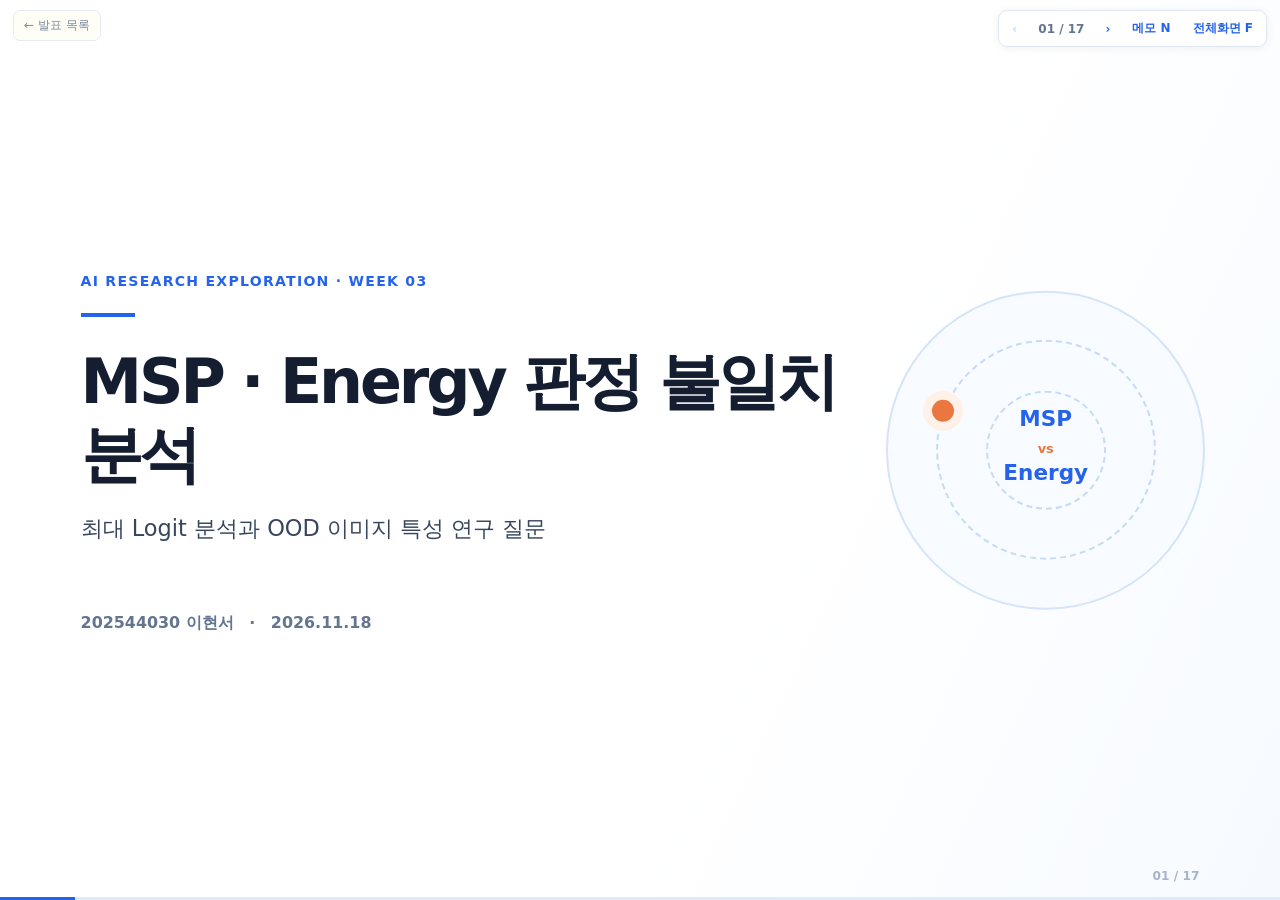
<file: week3/index.html>
<!DOCTYPE html>

<html lang="ko"><head><meta charset="utf-8"/><meta content="width=device-width, initial-scale=1" name="viewport"/><meta content="#ffffff" name="theme-color"/><title>WEEK 03 | MSP·Energy 판정 불일치 분석</title><style>@charset "UTF-8";
:root{--blue:#2563eb;--orange:#e9773f;--green:#1c9a83;--ink:#151e30;--body:#37465e;--muted:#63758f;--line:#dfe7f2;--soft:#f7f9fc;--sky:#f0f6ff;--scale:1}
*{box-sizing:border-box}html,body{margin:0;width:100%;height:100%;overflow:hidden;background:#fff;color:var(--ink)}body{font-family:Pretendard,"Noto Sans KR","Malgun Gothic",system-ui,Arial,sans-serif;-webkit-font-smoothing:antialiased}h1,h2,h3,p{margin:0}button{font:inherit}#deck{position:fixed;inset:0;background:#fff}
.slide{display:none;position:absolute;inset:0;background:#fff;overflow:hidden}.slide.active{display:flex}.slide-inner{width:100%;height:100%;position:relative;display:flex;flex-direction:column;padding:calc(56px * var(--scale)) calc(86px * var(--scale)) calc(48px * var(--scale));min-height:0}.slide .notes{display:none!important}.label{display:block;color:var(--blue);font-size:calc(13px * var(--scale));font-weight:850;letter-spacing:.09em}.slide-head{flex:0 0 auto;display:flex;flex-direction:column;gap:calc(12px * var(--scale))}.slide-head h2{font-size:calc(42px * var(--scale));letter-spacing:calc(-1.65px * var(--scale));line-height:1.19;font-weight:850}.slide-main{display:flex;flex-direction:column;justify-content:center;gap:calc(18px * var(--scale));flex:1;min-height:0}.folio{position:absolute;right:calc(86px * var(--scale));bottom:calc(18px * var(--scale));font-size:calc(13px * var(--scale));font-weight:800;color:#a6b5c9}
.columns{display:grid;grid-template-columns:repeat(2,minmax(0,1fr));gap:calc(23px * var(--scale))}.three-col{display:grid;grid-template-columns:repeat(3,minmax(0,1fr));gap:calc(20px * var(--scale))}.simple-card{border:1px solid var(--line);border-top:calc(4px * var(--scale)) solid var(--blue);border-radius:calc(12px * var(--scale));padding:calc(26px * var(--scale)) calc(28px * var(--scale));background:#fff;min-width:0;display:flex;flex-direction:column;justify-content:center;gap:calc(11px * var(--scale))}.simple-orange{border-top-color:var(--orange)}.eyebrow{font-size:calc(13px * var(--scale));font-weight:880;letter-spacing:.06em;color:var(--blue)}.simple-orange .eyebrow{color:var(--orange)}.simple-card h3{font-size:calc(25px * var(--scale));font-weight:830;letter-spacing:-.04em;line-height:1.25}.simple-card p{font-size:calc(17px * var(--scale));color:var(--muted);line-height:1.45}.simple-card p b{color:var(--blue)}
.formula-compare{display:flex;align-items:center;gap:calc(25px * var(--scale));justify-content:center}.formula-compare>div{flex:1;display:flex;gap:calc(13px * var(--scale));align-items:center;padding:calc(18px * var(--scale));background:var(--soft);border:1px solid var(--line);border-radius:calc(10px * var(--scale))}.formula-compare span{font-size:calc(15px * var(--scale));color:var(--blue);font-weight:830}.formula-compare b{font-family:Cambria,Georgia,serif;font-size:calc(27px * var(--scale));font-weight:500;white-space:nowrap}.key-banner{display:flex;align-items:center;gap:calc(21px * var(--scale));padding:calc(17px * var(--scale)) 0 calc(4px * var(--scale));border-top:1px solid var(--line);min-width:0}.key-banner span{font-size:calc(14px * var(--scale));font-weight:850;color:var(--blue);white-space:nowrap}.key-banner b{font-size:calc(18px * var(--scale));font-weight:760;line-height:1.4}
.cue{border:1px solid var(--line);border-radius:calc(13px * var(--scale));padding:calc(23px * var(--scale)) calc(28px * var(--scale));display:flex;flex-direction:column;gap:calc(10px * var(--scale));justify-content:center;min-width:0;background:#fff}.cue span{font-size:calc(14px * var(--scale));font-weight:850;color:var(--blue)}.cue-orange span{color:var(--orange)}.cue strong{font-size:calc(41px * var(--scale));font-weight:875;line-height:1.1;letter-spacing:-.05em;color:var(--blue);white-space:nowrap}.cue-orange strong{color:var(--orange)}.cue small{font-size:calc(16px * var(--scale));color:var(--body);line-height:1.4}.hero-numbers .cue{min-height:calc(158px * var(--scale))}.hero-numbers .cue strong{font-size:calc(47px * var(--scale))}.two-data .cue strong{font-family:Cambria,Georgia,serif;font-weight:600;font-size:calc(45px * var(--scale))}.math-take{background:var(--sky);border:1px solid #d6e5ff;border-radius:calc(12px * var(--scale));display:flex;justify-content:center;gap:calc(35px * var(--scale));padding:calc(22px * var(--scale));font-size:calc(25px * var(--scale));color:var(--ink)}.math-take span{color:var(--muted)}
.case-row{display:flex;align-items:center;gap:calc(26px * var(--scale));padding:calc(4px * var(--scale)) 0}.case-row img{width:calc(124px * var(--scale));height:calc(124px * var(--scale));object-fit:cover;border-radius:calc(12px * var(--scale));image-rendering:auto}.case-copy{display:flex;flex-direction:column;gap:calc(11px * var(--scale))}.case-copy h3{font-size:calc(28px * var(--scale))}.case-copy p{font-size:calc(17px * var(--scale));color:var(--muted)}
.hero-question{background:var(--sky);border-left:calc(6px * var(--scale)) solid var(--blue);padding:calc(28px * var(--scale)) calc(39px * var(--scale));display:grid;grid-template-columns:1fr 1fr;gap:calc(15px * var(--scale));align-items:center;border-radius:calc(9px * var(--scale));}.hero-question span{grid-column:1/-1;color:var(--blue);font-size:calc(14px * var(--scale));font-weight:900}.hero-question b,.hero-question strong{font-size:calc(28px * var(--scale));font-weight:860;letter-spacing:-.035em}.hero-question b{color:var(--blue)}.hero-question strong{color:var(--orange)}.flat-note{font-size:calc(18px * var(--scale));line-height:1.45;padding:calc(11px * var(--scale)) calc(16px * var(--scale));background:var(--sky);border-radius:calc(6px * var(--scale));color:var(--body)}.flat-note.secondary{background:var(--soft)}.flat-note b{color:var(--blue)}
.data-table-wrap{width:100%;min-width:0;overflow:hidden;border:1px solid var(--line);border-radius:calc(10px * var(--scale))}.data-table{width:100%;border-collapse:collapse;table-layout:fixed;font-size:calc(20px * var(--scale));font-variant-numeric:tabular-nums}.data-table th{background:#eef3fa;color:#50627c;font-weight:760;font-size:calc(16px * var(--scale));padding:calc(14px * var(--scale)) calc(9px * var(--scale));white-space:nowrap}.data-table td{padding:calc(17px * var(--scale)) calc(8px * var(--scale));border-top:1px solid var(--line);text-align:center;font-weight:690;white-space:nowrap}.data-table td:first-child{font-weight:860;color:var(--ink)}.data-table .emph{color:var(--orange);font-weight:870}.subtitle-inline{color:var(--muted);font-size:calc(17px * var(--scale));font-weight:650}.formula-box{background:var(--sky);border:1px solid #d6e5ff;text-align:center;padding:calc(30px * var(--scale)) calc(10px * var(--scale));border-radius:calc(12px * var(--scale))}.formula-box>div{font-family:Cambria,Georgia,serif;font-size:calc(51px * var(--scale));white-space:nowrap}.formula-box .blue{color:var(--blue)}.formula-box .orange{color:var(--orange)}.formula-box p{margin-top:10px;font-size:calc(16px * var(--scale))}.large-cards .simple-card{min-height:calc(205px * var(--scale))}.large-cards .simple-card h3{font-size:calc(24px * var(--scale))}.large-cards .simple-card p{font-family:Cambria,Georgia,serif;font-size:calc(29px * var(--scale));color:var(--ink);white-space:nowrap}.percent-bar{width:100%;height:calc(24px * var(--scale));display:flex;border-radius:calc(8px * var(--scale));overflow:hidden;background:var(--soft)}.percent-bar span:first-child{background:var(--blue)}.percent-bar span:last-child{background:var(--orange)}
.logit-visual{padding:calc(22px * var(--scale));background:var(--soft);border:1px solid var(--line);border-radius:calc(12px * var(--scale))}.logit-bars{display:grid;grid-template-columns:repeat(4,1fr);gap:calc(18px * var(--scale));align-items:end;margin-bottom:calc(24px * var(--scale));height:calc(185px * var(--scale))}.logit-bar{display:flex;flex-direction:column;align-items:center;justify-content:flex-end;gap:calc(9px * var(--scale));border-radius:calc(8px * var(--scale)) calc(8px * var(--scale)) 0 0;padding:calc(15px * var(--scale));color:#fff}.logit-bar span{font-size:calc(16px * var(--scale));font-weight:850}.logit-bar b{font-size:calc(24px * var(--scale))}.logit-bar.b1{height:100%;background:#2563eb}.logit-bar.b2{height:87%;background:#4b84ee}.logit-bar.b3{height:42%;background:#94aacb}.logit-bar.b4{height:29%;background:#b7c7da}.logit-visual>p{font-size:calc(18px * var(--scale));text-align:center;color:var(--body)}
.image-chart{min-height:0;flex:1;display:flex;align-items:center;justify-content:center;overflow:hidden}.image-chart img{width:100%;height:100%;object-fit:contain;max-height:calc(395px * var(--scale))}.micro-foot{font-size:calc(15px * var(--scale));color:var(--muted);text-align:center}.summary-cards .simple-card{min-height:calc(215px * var(--scale))}.summary-cards h3{font-size:calc(23px * var(--scale))}.steps .simple-card{min-height:calc(217px * var(--scale))}.steps h3{font-size:calc(24px * var(--scale))}
.toc-list{display:grid;grid-template-columns:1fr 1fr;gap:calc(20px * var(--scale)) calc(45px * var(--scale))}.toc-list>div{display:grid;grid-template-columns:calc(48px * var(--scale)) 1fr;gap:calc(9px * var(--scale)) calc(7px * var(--scale));border-bottom:1px solid var(--line);padding:calc(18px * var(--scale)) 0;align-items:center}.toc-list span{grid-row:span 2;color:var(--blue);font-size:calc(16px * var(--scale));font-weight:850}.toc-list b{font-size:calc(24px * var(--scale));letter-spacing:-.03em}.toc-list small{color:var(--muted);font-size:calc(16px * var(--scale))}
.nextline{flex:0 0 auto;display:flex;align-items:baseline;gap:calc(20px * var(--scale));border-top:1px solid var(--line);margin-top:calc(15px * var(--scale));padding-top:calc(13px * var(--scale));margin-bottom:calc(17px * var(--scale));line-height:1.4}.nextline span{font-size:calc(13px * var(--scale));color:var(--blue);font-weight:900;white-space:nowrap}.nextline b{font-size:calc(17px * var(--scale));font-weight:680;color:var(--body)}
.cover{background:linear-gradient(115deg,#fff 62%,#f6faff)}.cover .slide-inner{justify-content:center}.cover-main{max-width:72%;position:relative;z-index:2}.cover .label{font-size:calc(15px * var(--scale))}.cover-dash{width:calc(58px * var(--scale));height:calc(5px * var(--scale));background:var(--blue);margin:calc(25px * var(--scale)) 0 calc(31px * var(--scale))}.cover h1{font-size:calc(66px * var(--scale));line-height:1.18;letter-spacing:-.05em;font-weight:890}.cover-main>p{font-size:calc(24px * var(--scale));color:var(--body);margin-top:calc(22px * var(--scale))}.cover-author{margin-top:calc(74px * var(--scale));font-size:calc(17px * var(--scale));color:var(--muted);font-weight:720}.cover-author span{margin:0 10px}.cover-art{position:absolute;right:calc(80px * var(--scale));top:50%;width:calc(340px * var(--scale));height:calc(340px * var(--scale));border:2px solid #d5e4f9;border-radius:50%;transform:translateY(-50%);background:#f8fbff}.cover-art .circle{position:absolute;border:2px dashed #c7dbf7;border-radius:50%}.circle-a{inset:15%}.circle-b{inset:31%}.circle-c{left:14%;top:34%;width:22px;height:22px;border:0!important;background:var(--orange);box-shadow:0 0 0 9px #fff0e8}.cover-art>span{position:absolute;top:36%;left:0;right:0;text-align:center;font-size:calc(23px * var(--scale));font-weight:880;color:var(--blue);line-height:1.25}.cover-art>span b{color:var(--orange);font-size:.6em}
.divider{background:linear-gradient(110deg,#f5f9ff,#fff 84%)}.divider .slide-inner{justify-content:center;padding-left:calc(134px * var(--scale))}.divider .slide-inner:before{content:'';position:absolute;left:0;top:0;bottom:0;width:calc(9px * var(--scale));background:var(--blue)}.divider-line{width:calc(58px * var(--scale));height:calc(5px * var(--scale));background:var(--blue);margin:calc(24px * var(--scale)) 0}.divider-copy{z-index:2}.chapter{display:block;color:var(--blue);font-size:calc(19px * var(--scale));font-weight:880;letter-spacing:.08em}.divider-copy h2{font-size:calc(65px * var(--scale));margin-top:calc(25px * var(--scale));font-weight:875;letter-spacing:-.05em}.divider-copy p{font-size:calc(24px * var(--scale));margin-top:calc(20px * var(--scale));color:var(--muted)}.divider-ring{position:absolute;right:calc(-30px * var(--scale));top:50%;width:calc(370px * var(--scale));height:calc(370px * var(--scale));border-radius:50%;transform:translateY(-50%);border:2px dashed #deeafa;opacity:.7}.thanks .slide-inner{justify-content:center}.thanks-copy{margin-left:calc(60px * var(--scale))}.thanks h1{font-size:calc(84px * var(--scale));line-height:1.2;letter-spacing:-.05em}.thanks-copy>p{font-size:calc(29px * var(--scale));margin-top:calc(18px * var(--scale));color:var(--body)}.thanks-copy>small{display:block;margin-top:calc(85px * var(--scale));color:var(--muted);font-size:calc(17px * var(--scale))}
.back{position:fixed;top:10px;left:13px;z-index:30;background:#fffef5;border:1px solid var(--line);text-decoration:none;color:var(--muted);font-size:12px;border-radius:7px;padding:6px 10px;opacity:.83}.controls{display:flex;align-items:center;gap:4px;position:fixed;top:10px;right:13px;z-index:40;background:#ffffffee;border:1px solid var(--line);border-radius:9px;padding:4px;box-shadow:0 1px 9px #182a4912}.controls button{background:white;border:0;color:var(--blue);border-radius:7px;cursor:pointer;padding:5px 9px;font-size:12px;font-weight:760}.controls button:disabled{opacity:.25}.controls>span{font-size:12px;font-weight:760;color:var(--muted);padding:0 8px}.progress{position:fixed;left:0;bottom:0;right:0;height:3px;background:#dfeafa;z-index:50}.progress>div{height:100%;width:0;background:var(--blue)}.notes-panel{position:fixed;z-index:70;bottom:22px;left:6vw;right:6vw;background:#141e30;color:#fff;border-radius:14px;padding:19px 24px;max-height:43vh;overflow:auto;box-shadow:0 10px 40px #08152c55}.notes-panel[hidden]{display:none}.notes-panel>div{display:flex;justify-content:space-between;align-items:center}.notes-panel button{border:0;background:#eef4ff;border-radius:7px;padding:6px 12px;font-weight:780}.notes-panel p{white-space:pre-wrap;line-height:1.7;font-size:16px;color:#f4f7fb;margin-top:10px}
@media (max-aspect-ratio:1.2){.slide-inner{padding-left:calc(50px * var(--scale));padding-right:calc(50px * var(--scale))}.cover-art{opacity:.15}.cover-main{max-width:90%}.divider-ring{opacity:.2}}

/* Compact 17-slide additions */
.two-idea>.simple-card{min-height:calc(240px * var(--scale));justify-content:flex-start}
.two-idea .simple-card h3{font-size:calc(27px * var(--scale))}
.two-idea .simple-card p{line-height:1.5}
.hypo-meta{margin-top:auto;padding-top:calc(22px * var(--scale));font-size:calc(16px * var(--scale));font-weight:750;color:var(--blue)}
.mini-metrics{display:flex;flex-direction:column;gap:calc(11px * var(--scale));margin-top:calc(10px * var(--scale))}
.mini-metrics>div{display:flex;justify-content:space-between;align-items:center;gap:calc(8px * var(--scale));border-top:1px solid var(--line);padding-top:calc(8px * var(--scale))}
.mini-metrics span{color:var(--body);font-size:calc(16px * var(--scale));font-weight:700}
.mini-metrics b{color:var(--blue);font-size:calc(23px * var(--scale));letter-spacing:-.03em}
.conclusion-cards .simple-card{min-height:calc(235px * var(--scale));justify-content:flex-start}
.conclusion-cards .simple-card h3{margin:calc(8px * var(--scale)) 0;font-size:calc(25px * var(--scale))}
.conclusion-cards .simple-card p{font-size:calc(16px * var(--scale));line-height:1.55}
.next-steps{display:flex;gap:calc(14px * var(--scale));align-items:center;justify-content:center;padding:calc(18px * var(--scale));border:1px solid #d8e6fb;background:var(--sky);border-radius:calc(9px * var(--scale));flex-wrap:wrap}
.next-steps span{color:var(--blue);font-size:calc(14px * var(--scale));font-weight:900}
.next-steps b{font-size:calc(16px * var(--scale));font-weight:800}
.next-steps i{color:var(--blue);font-style:normal;font-weight:900}
</style></head><body><a aria-label="발표 목록으로 돌아가기" class="back" href="../">← 발표 목록</a><main aria-label="OOD Week 03 Presentation" id="deck"><section class="slide cover" data-index="0"><div class="slide-inner"><div class="cover-main"><div class="label">AI RESEARCH EXPLORATION · WEEK 03</div><div class="cover-dash"></div><h1>MSP · Energy 판정 불일치 분석</h1><p>최대 Logit 분석과 OOD 이미지 특성 연구 질문</p><div class="cover-author">202544030 이현서 <span>·</span> 2026.11.18</div></div><div aria-hidden="true" class="cover-art"><div class="circle circle-a"></div><div class="circle circle-b"></div><div class="circle circle-c"></div><span>MSP<br/><b>vs</b><br/>Energy</span></div><div class="folio">01 / 17</div></div><aside class="notes">안녕하세요. 이번 주에는 MSP와 Energy의 OOD 탐지 결과가 서로 다른 사례 중, MSP만 성공하고 Energy만 실패한 입력을 분석했습니다. 지난주 두 점수의 차이에서 시작해 원본 Logit을 살펴봤고, 왜 이런 출력이 특정 이미지에서 나타나는지라는 후속 질문에 도달했습니다.</aside></section><section class="slide normal" data-index="1"><div class="slide-inner"><div class="slide-head"><span class="label">CONTENTS</span><h2>발표 구성</h2></div><div class="slide-main"><div class="toc-list">
<div><span>01</span><b>지난주 연구 정리</b><small>두 점수의 정의와 차이 · 실제 사례</small></div>
<div><span>02</span><b>이번 주 질문</b><small>MSP는 성공하지만 Energy는 실패한 사례</small></div>
<div><span>03</span><b>원본 Logit 분석</b><small>최대 Logit · 평균 가설 · 상위 클래스</small></div>
<div><span>04</span><b>결론과 다음 주 계획</b><small>반복 이미지 99장 · 이미지 특성 분석</small></div>
</div></div><div class="folio">02 / 17</div></div><aside class="notes">지난주에는 두 점수의 계산 방식과 실제 판정 차이를 확인했습니다. 이번 주에는 반대 사례를 찾아 왜 Energy가 높은지 살펴봤습니다. 이후 수식만으로는 설명되지 않는 문제를 원본 Logit 분석으로 옮겼고, 마지막에는 다음 주 이미지 특성 분석 계획을 설명하겠습니다.</aside></section><section class="slide divider" data-index="2"><div class="slide-inner"><div class="divider-line"></div><div class="divider-copy"><span class="chapter">CHAPTER 01</span><h2>지난주 연구 정리</h2><p>MSP와 Energy의 수식과 차이</p></div><div aria-hidden="true" class="divider-ring"></div><div class="folio">03 / 17</div></div><aside class="notes">지난주에는 MSP와 Energy의 수식과 기본적인 차이를 살펴봤습니다. 이 차이를 바탕으로 이번 주 연구 질문이 어떻게 생겼는지 연결하겠습니다.</aside></section><section class="slide normal" data-index="3"><div class="slide-inner"><div class="slide-head"><span class="label">WEEK 02 · 점수 정의</span><h2>MSP와 Energy의 차이</h2></div><div class="slide-main"><div class="columns">
<article class="simple-card simple-blue"><span class="eyebrow">MSP · Softmax</span><h3>가장 높은 클래스 확률</h3><p>Logit 간 상대적인 차이를 이용한 점수</p></article>
<article class="simple-card simple-orange"><span class="eyebrow">ENERGY · T=1</span><h3>LogSumExp</h3><p>Logit의 상대적 구조 + 절대 크기를 반영</p></article>
</div><div class="formula-compare"><div><span>MSP</span><b>max softmax(z)</b></div><div><span>Energy</span><b>log Σ exp(zᵢ)</b></div></div>
<div class="key-banner"><span>판정 방향</span><b>두 점수 모두 낮으면 OOD, 높으면 ID로 수용</b></div></div><div class="nextline"><span>다음 질문</span><b>모든 Logit에 같은 값을 더하면 점수는 어떻게 달라질까?</b></div><div class="folio">04 / 17</div></div><aside class="notes">먼저 MSP는 모델이 출력한 Logit에 Softmax를 적용하고 그중 가장 높은 확률을 탐지 점수로 사용합니다. 반면 Energy는 Logit 전체에 LogSumExp를 적용한 값입니다. MSP는 상대적 차이, Energy는 상대적인 구조와 절대적 크기 변화에 반응합니다. 이번 실험에서는 Energy에 음수를 붙이지 않았으므로 점수가 높으면 ID로 수용합니다.</aside></section><section class="slide normal" data-index="4"><div class="slide-inner"><div class="slide-head"><span class="label">WEEK 02 · 개념 예시</span><h2>Logit을 같은 값만큼 이동한 경우</h2></div><div class="slide-main"><div class="columns two-data">
<article class="cue cue-blue"><span>LOGIT A</span><strong>[4, 2]</strong><small>MSP 0.881  ·  Energy 4.127</small></article><article class="cue cue-orange"><span>LOGIT B = A + 3</span><strong>[7, 5]</strong><small>MSP 0.881  ·  Energy 7.127</small></article></div>
<div class="math-take"><strong>MSP는 그대로</strong><span>·</span><strong>Energy는 +3</strong></div></div><div class="nextline"><span>다음 질문</span><b>이 차이가 실제 OOD 판정에서도 나타났을까?</b></div><div class="folio">05 / 17</div></div><aside class="notes">Logit이 4,2일 때와 두 값에 각각 3을 더한 7,5일 때를 비교해 보겠습니다. 두 경우 모두 Logit 사이의 차이가 동일하므로 MSP도 같습니다. 그러나 Energy는 정확히 3만큼 증가합니다. 즉, MSP가 구분하지 못하는 공통 이동에도 Energy는 반응합니다.</aside></section><section class="slide normal" data-index="5"><div class="slide-inner"><div class="slide-head"><span class="label">WEEK 02 · 실제 사례</span><h2>MSP 실패 · Energy 성공</h2></div><div class="slide-main"><div class="case-row">
<img alt="CIFAR-100 탱크 이미지" src="[data-uri]"/>
<div class="case-copy"><span class="eyebrow">CIFAR-100 · TANK</span><h3>ResNet-18 예측: Airplane</h3><p>OOD 이미지에 대한 서로 다른 판정</p></div></div>
<div class="columns">
<article class="cue cue-orange"><span>MSP · ID로 수용</span><strong>0.9808</strong><small>임계값 0.8376 이상 · 탐지 실패</small></article><article class="cue cue-blue"><span>Energy · OOD로 거부</span><strong>5.9185</strong><small>임계값 5.9562 미만 · 탐지 성공</small></article></div></div><div class="nextline"><span>다음 질문</span><b>반대로 MSP만 성공하고 Energy는 실패하는 입력은 무엇이 다를까?</b></div><div class="folio">06 / 17</div></div><aside class="notes">지난주에는 실제 CIFAR-100의 탱크 이미지에서 MSP는 실패했지만 Energy는 성공한 사례를 확인했습니다. 모델은 비행기로 예측했고 MSP는 약 0.981로 높아 ID로 수용했습니다. 반면 Energy는 약 5.918로 임계값보다 낮아 OOD 탐지에 성공했습니다. 여기서 반대로 MSP는 성공하고 Energy는 실패할 수 있는지 궁금해졌습니다.</aside></section><section class="slide divider" data-index="6"><div class="slide-inner"><div class="divider-line"></div><div class="divider-copy"><span class="chapter">CHAPTER 02</span><h2>이번 주 연구 질문</h2><p>MSP 성공 · Energy 실패 사례</p></div><div aria-hidden="true" class="divider-ring"></div><div class="folio">07 / 17</div></div><aside class="notes">이번 주에는 지난주의 반대 사례, 즉 MSP는 OOD로 탐지했지만 Energy는 ID로 잘못 받아들인 이미지를 분석하기로 했습니다.</aside></section><section class="slide normal" data-index="7"><div class="slide-inner"><div class="slide-head"><span class="label">WEEK 03 · RESEARCH QUESTION</span><h2>이번 주 분석 대상: MSP만 성공한 사례</h2></div><div class="slide-main"><div class="columns hero-numbers">
<article class="cue cue-orange"><span>SEED 42</span><strong>603장</strong><small>MSP 성공 · Energy 실패</small></article>
<article class="cue cue-orange"><span>SEED 43</span><strong>473장</strong><small>MSP 성공 · Energy 실패</small></article>
</div>
<div class="flat-note"><b>모델 / 평가:</b> CIFAR-10 학습 ResNet-18 · CIFAR-100 Test 10,000장 · 고정 데이터 분할</div>
<div class="flat-note secondary"><b>판정 조건:</b> ID Validation 하위 5백분위수 기준, 각 탐지 점수가 임계값 미만이면 OOD 탐지 성공</div>
</div><div class="nextline"><span>다음 질문</span><b>이 이미지에서는 Energy 점수가 왜 높았을까?</b></div><div class="folio">08 / 17</div></div><aside class="notes">이번 주에는 MSP가 OOD 탐지에 성공했지만 Energy는 ID로 수용한 사례를 분석했습니다. 지난주와 동일한 CIFAR-10 ResNet-18로 CIFAR-100 테스트 이미지 만 장을 평가했고, 데이터 분할을 고정한 채 Seed 42와 43 결과를 비교했습니다. MSP만 성공한 이미지는 각각 603장과 473장이었습니다. 이 이미지들의 Energy 점수가 왜 높게 나타났는지 수식부터 살펴봤습니다.</aside></section><section class="slide normal" data-index="8"><div class="slide-inner"><div class="slide-head"><span class="label">ENERGY SCORE</span><h2>MSP와 Energy의 수학적 관계</h2></div><div class="slide-main"><div class="formula-box"><div>S<sub>E</sub> = <span class="blue">z<sub>max</sub></span> + <span class="orange">[−log(MSP)]</span></div></div>
<div class="columns">
<article class="simple-card simple-blue"><span class="eyebrow">① 최대 Logit</span><h3>z<sub>max</sub></h3><p>값이 클수록 Energy 증가</p></article><article class="simple-card simple-orange"><span class="eyebrow">② 보정항</span><h3>−log(MSP) ≥ 0</h3><p>MSP가 낮아지면 보정항 증가</p></article></div></div><div class="nextline"><span>다음 질문</span><b>MSP가 비슷한 이미지끼리 비교하면 최대 Logit의 역할을 볼 수 있다</b></div><div class="folio">09 / 17</div></div><aside class="notes">Energy는 최대 Logit에서 MSP의 자연로그를 뺀 값으로 표현됩니다. MSP는 0과 1 사이이므로 마이너스 로그 MSP는 0 이상입니다. 그래서 최대 Logit이 같을 때 MSP가 낮아질수록 Energy는 오히려 커질 수 있습니다. 하지만 여기서 더 중요한 것은 MSP가 비슷하다면 Energy 점수 차이가 최대 Logit 차이로 설명된다는 점입니다. 그렇다면 실제 OOD 이미지에서도 그런 차이가 나타나는지 비교해 봤습니다. 보정항이 임계값 초과에 기여하는 사례를 따로 분류하기도 했지만, 이건 수식의 성질을 확인한 중간 분석이므로 발표 본문에서는 생략했습니다.</aside></section><section class="slide normal" data-index="9"><div class="slide-inner"><div class="slide-head"><span class="label">ACTUAL OOD EXAMPLE</span><h2>MSP가 유사한 실제 OOD 이미지 비교</h2></div><div class="slide-main"><div class="subtitle-inline">Seed 43 · CIFAR-100 · 예측 클래스 Dog 동일</div>
<div class="data-table-wrap"><table class="data-table"><thead><tr><th>항목</th><th>이미지 #8824</th><th>이미지 #5343</th></tr></thead><tbody><tr><td class="">MSP</td><td class="">0.714186</td><td class="">0.714184</td></tr><tr><td class="">최대 Logit</td><td class="">4.6319</td><td class="emph">6.4496</td></tr><tr><td class="">Energy</td><td class="">4.9686</td><td class="emph">6.7863</td></tr><tr><td class="">Energy 판정</td><td class="">OOD 성공</td><td class="emph">ID 오수용</td></tr></tbody></table></div>
<div class="key-banner"><span>핵심</span><b>MSP는 거의 같지만 최대 Logit 차이 ≈ 1.82</b></div></div><div class="nextline"><span>다음 질문</span><b>그런데 왜 두 OOD 이미지의 최대 Logit이 이렇게 다를까?</b></div><div class="folio">10 / 17</div></div><aside class="notes">Seed 43에서 두 이미지의 MSP가 약 0.714로 거의 같고, 예측된 ID 클래스도 Dog로 동일한 사례를 골랐습니다. 하지만 최대 Logit은 4.63과 6.45로 약 1.82 차이가 나고, Energy도 4.97과 6.79로 달랐습니다. 따라서 한 이미지는 두 방법 모두 OOD 탐지에 성공했지만 다른 이미지는 Energy만 실패했습니다. 수식상 이 점수 차이는 이해할 수 있습니다. 하지만 왜 모델이 어떤 OOD 이미지에서 훨씬 높은 최대 Logit을 출력했는지는 여전히 모릅니다. 그래서 원본 Logit의 구조를 확인했습니다.</aside></section><section class="slide divider" data-index="10"><div class="slide-inner"><div class="divider-line"></div><div class="divider-copy"><span class="chapter">CHAPTER 04</span><h2>원본 Logit 분석</h2><p>높은 최대 Logit은 어떤 출력 구조에서 나타나는가?</p></div><div aria-hidden="true" class="divider-ring"></div><div class="folio">11 / 17</div></div><aside class="notes">수학적 관계를 통해 판정이 다른 이유를 설명했지만, 모델이 왜 특정 이미지에서 높은 Logit을 출력했는지는 알 수 없었습니다. 여기서부터 원본 Logit을 분석했습니다.</aside></section><section class="slide normal" data-index="11"><div class="slide-inner"><div class="slide-head"><span class="label">HYPOTHESIS 01 · TEST</span><h2>가설 1: Logit 전체가 높은 위치에 있는가?</h2></div><div class="slide-main"><div class="columns two-idea">
<article class="simple-card simple-orange"><span class="eyebrow">가설</span><h3>Logit 전체의 공통 상승</h3><p>같은 값을 더해도 MSP는 일정하지만 Energy는 증가한다.</p><div class="hypo-meta">검증: 이미지별 Logit 10개의 평균</div></article>
<article class="simple-card simple-blue"><span class="eyebrow">실제 결과 · CIFAR-100 전체</span><h3>Logit 평균 ≈ 0</h3><div class="mini-metrics"><div><span>Seed 42</span><b>−0.0000266</b></div><div><span>Seed 43</span><b>−0.0000327</b></div></div></article>
</div>
<div class="key-banner"><span>판단</span><b>이번 모델에서는 Logit 전체의 공통 상승 가설이 지지되지 않음</b></div></div><div class="nextline"><span>다음 질문</span><b>그렇다면 일부 상위 클래스의 Logit만 높게 나타나는 걸까?</b></div><div class="folio">12 / 17</div></div><aside class="notes">첫 번째로는 Logit 전체가 공통적으로 높은 위치에 있다는 가설을 세웠습니다. 지난주 수식 예시처럼 모든 Logit에 같은 값을 더하면 MSP는 변하지 않지만 Energy는 커지기 때문입니다. 이를 확인하기 위해 기존 체크포인트로 각 이미지의 원본 Logit 10개를 다시 추출하고 평균을 계산했습니다. 그런데 Seed 42와 43에서 이미지별 평균의 전체 평균은 각각 약 -0.000027과 -0.000033이었고, 이미지별 값의 분포도 거의 0에 모였습니다. 따라서 이 모델에서 전체 Logit이 공통으로 높아졌다는 가설은 지지되지 않았습니다. 하지만 평균이 0이라는 것이 개별 Logit이 모두 작다는 뜻은 아닙니다. 그래서 상위 Logit을 확인했습니다.</aside></section><section class="slide normal" data-index="12"><div class="slide-inner"><div class="slide-head"><span class="label">HYPOTHESIS 02 · OBSERVATION</span><h2>상위 3개 Logit 비교</h2></div><div class="slide-main"><div class="subtitle-inline">CIFAR-100 OOD · 집단별 중앙값</div><div class="data-table-wrap"><table class="data-table"><thead><tr><th>지표</th><th>S42 모두 성공</th><th>S42 MSP만</th><th>S43 모두 성공</th><th>S43 MSP만</th></tr></thead><tbody><tr><td class="">Top-1</td><td class="">4.335</td><td class="emph">6.288</td><td class="">4.175</td><td class="emph">6.011</td></tr><tr><td class="">Top-2</td><td class="">3.115</td><td class="emph">5.203</td><td class="">3.118</td><td class="emph">5.163</td></tr><tr><td class="">Top-3</td><td class="">1.757</td><td class="">0.864</td><td class="">1.735</td><td class="">0.772</td></tr><tr><td class="">Top-2 − Top-3</td><td class="">1.060</td><td class="emph">4.325</td><td class="">1.055</td><td class="emph">4.402</td></tr></tbody></table></div>
<div class="key-banner"><span>관찰</span><b>MSP만 성공한 집단: Top-1·Top-2 높음 / Top-2와 Top-3 간격 큼</b></div></div><div class="nextline"><span>다음 질문</span><b>이 패턴이 특정 이미지에서 두 Seed 모두에 반복될까?</b></div><div class="folio">13 / 17</div></div><aside class="notes">평균은 0이어도 일부 Logit이 크게 양수이고 다른 값들이 음수라면 서로 상쇄될 수 있습니다. 그래서 최대 Logit부터 세 번째까지 비교했습니다. 두 Seed에서 모두 MSP만 성공한 집단의 Top-1과 Top-2가 더 높고, Top-2와 Top-3의 간격이 큰 패턴을 관찰했습니다. 이는 상위 두 클래스에 점수가 상대적으로 집중된 출력 구조입니다. 다만 집단을 이미 Energy의 성공과 실패로 나눴기 때문에 높은 Logit이 관찰되는 것 자체는 수학적으로 일부 예상됩니다. 이를 새로운 원인이라고 해석해서는 안 됩니다. 그래서 입력 수준에서도 반복되는지 살펴봤습니다.</aside></section><section class="slide normal" data-index="13"><div class="slide-inner"><div class="slide-head"><span class="label">REPRODUCIBILITY CHECK</span><h2>두 Seed에서 반복된 판정 불일치</h2></div><div class="slide-main"><div class="columns hero-numbers">
<article class="cue cue-blue"><span>두 Seed 공통 · MSP만 성공</span><strong>99장</strong><small>Seed 42: 603장 · Seed 43: 473장</small></article><article class="cue cue-orange"><span>공통 99장 중 Top-2 클래스쌍 일치</span><strong>86장</strong><small>클래스의 순서는 달라도 같은 두 클래스</small></article></div>
<div class="key-banner"><span>의미</span><b>일부 입력은 다른 Seed에서도 유사한 판정·상위 클래스 조합을 보임</b></div></div><div class="nextline"><span>다음 질문</span><b>왜 어떤 OOD 이미지에서 유사한 반응이 반복되는 걸까?</b></div><div class="folio">14 / 17</div></div><aside class="notes">Seed 42에서는 MSP만 성공한 이미지가 603장이고 Seed 43에서는 473장이었습니다. 이 중 정확히 같은 CIFAR-100 이미지가 양쪽에 포함된 경우는 99장이었습니다. 또한 그 99장 중 86장은 상위 두 ID 클래스 조합도 같았습니다. 이것만으로 이미지 특징이 원인이라고 말할 수는 없습니다. 하지만 일부 이미지가 다른 학습 Seed에서도 비슷한 판정과 상위 클래스 조합을 보인다는 점은 다음 단계에서 실제 이미지를 비교할 근거가 됩니다.</aside></section><section class="slide divider" data-index="14"><div class="slide-inner"><div class="divider-line"></div><div class="divider-copy"><span class="chapter">CHAPTER 04</span><h2>이번 주 정리와 다음 연구</h2><p>관찰된 출력 패턴에서 이미지 특성 분석으로</p></div><div aria-hidden="true" class="divider-ring"></div><div class="folio">15 / 17</div></div><aside class="notes">이번 주에는 판정이 다른 이유를 수식으로 설명하는 것에서 출발해 원본 Logit의 공통 이동 가설을 검토했고, 상위 Logit과 반복 사례를 살펴봤습니다. 이제 확인한 것과 아직 해결하지 못한 것을 구분하고 다음 연구로 연결하겠습니다.</aside></section><section class="slide normal" data-index="15"><div class="slide-inner"><div class="slide-head"><span class="label">SUMMARY · NEXT STEPS</span><h2>이번 주 결과와 다음 주 계획</h2></div><div class="slide-main"><div class="columns conclusion-cards">
<article class="simple-card simple-blue"><span class="eyebrow">이번 주 확인한 내용</span>
<h3>높은 상위 Logit 패턴</h3><p>Logit 전체 공통 상승 가설은 지지되지 않음</p><p>MSP만 성공한 집단에서 Top-1·Top-2가 높게 관찰됨</p></article>
<article class="simple-card simple-orange"><span class="eyebrow">아직 답하지 못한 질문</span>
<h3>왜 특정 OOD 이미지에서?</h3><p>실제 이미지의 어떤 특징이 이런 출력과 관련되는지 확인 필요</p><p>높은 Logit의 관찰만으로 발생 원인을 규명할 수 없음</p></article>
</div>
<div class="next-steps"><span>다음 주</span><b>반복된 99장 이미지 확인</b><i>→</i><b>동일 클래스 대조군 비교</b><i>→</i><b>이미지 변형과 Logit 변화 검증</b></div></div><div class="folio">16 / 17</div></div><aside class="notes">이번 주에는 MSP만 성공하고 Energy만 실패하는 사례의 점수 차이를 수학적으로 설명했습니다. 하지만 그 수학적 조건만으로 왜 모델이 높은 Logit을 출력했는지는 설명하지 못했습니다. 원본 Logit을 분석해 보니 전체 공통 상승이라는 가설은 지지되지 않았고, 대신 상위 두 클래스가 높은 패턴을 관찰했습니다. 다만 이 또한 Energy 판정으로 나눈 집단이므로 근본 원인을 입증한 것은 아닙니다. 다음 주에는 두 Seed에서 반복된 99장을 실제 이미지로 확인하고, 같은 CIFAR-100 클래스와 유사한 MSP의 이미지들을 대조군으로 비교하겠습니다. 색 대비, 주파수, 배경 복잡도, ID 클래스 유사성을 살펴보고 유력한 특성이 보이면 입력을 변형해 Logit과 두 탐지 점수의 변화를 검증하겠습니다.</aside></section><section class="slide thanks" data-index="16"><div class="slide-inner"><div class="thanks-copy"><div class="label">AI RESEARCH EXPLORATION · WEEK 03</div><div class="cover-dash"></div><h1>감사합니다.</h1><small>202544030 이현서  ·  2026.11.18</small></div><div class="folio">17 / 17</div></div><aside class="notes">이상으로 이번 주 연구 진행 내용을 마치겠습니다. 감사합니다. 질문 받겠습니다.</aside></section></main><nav aria-label="슬라이드 조작" class="controls"><button aria-label="이전 슬라이드" id="prev" type="button">‹</button><span id="counter">01 / 17</span><button aria-label="다음 슬라이드" id="next" type="button">›</button><button id="showNotes" type="button">메모 N</button><button id="full" type="button">전체화면 F</button></nav><div class="progress"><div id="progressFill"></div></div><aside class="notes-panel" hidden="" id="notesPanel"><div><strong>발표자 메모</strong><button id="closeNotes" type="button">닫기</button></div><p id="notesText"></p></aside><script>(() => {"use strict";
const slides=[...document.querySelectorAll(".slide")];
const prev=document.getElementById("prev"),next=document.getElementById("next"),counter=document.getElementById("counter"),progress=document.getElementById("progressFill"),notes=document.getElementById("notesPanel"),text=document.getElementById("notesText");
let n=0;
function updateScale(){const vw=window.innerWidth,vh=window.innerHeight;const z=Math.min(vw/1366,vh/768);document.documentElement.style.setProperty("--scale",String(Math.max(.56,Math.min(z,1.65))));}
function show(i,hash=true){n=Math.min(slides.length-1,Math.max(0,i));slides.forEach((s,k)=>{s.classList.toggle("active",k===n);s.setAttribute("aria-hidden",String(k!==n));});counter.textContent=String(n+1).padStart(2,"0")+" / "+String(slides.length).padStart(2,"0");progress.style.width=(100*(n+1)/slides.length)+"%";prev.disabled=n===0;next.disabled=n===slides.length-1;text.textContent=slides[n].querySelector(".notes")?.textContent.trim()||"";if(hash)history.replaceState(null,"","#/"+n);}
function fromHash(){const m=location.hash.match(/^#\/(\d+)$/);show(m?+m[1]:0,false);}
function toggleNotes(){notes.hidden=!notes.hidden;}
prev.addEventListener("click",()=>show(n-1));next.addEventListener("click",()=>show(n+1));document.getElementById("showNotes").addEventListener("click",toggleNotes);document.getElementById("closeNotes").addEventListener("click",()=>notes.hidden=true);document.getElementById("full").addEventListener("click",()=>{if(document.fullscreenElement)document.exitFullscreen?.();else document.documentElement.requestFullscreen?.();});
window.addEventListener("resize",updateScale);window.addEventListener("hashchange",fromHash);
window.addEventListener("keydown",e=>{if(["INPUT","TEXTAREA","SELECT"].includes(e.target.tagName))return;if(["ArrowRight","ArrowDown","PageDown"," "].includes(e.key)){e.preventDefault();show(n+1)}else if(["ArrowLeft","ArrowUp","PageUp"].includes(e.key)){e.preventDefault();show(n-1)}else if(e.key==="Home")show(0);else if(e.key==="End")show(slides.length-1);else if(e.key.toLowerCase()==="n")toggleNotes();else if(e.key.toLowerCase()==="f"){document.getElementById("full").click()}else if(e.key==="Escape")notes.hidden=true;});
let x=null;document.getElementById("deck").addEventListener("touchstart",e=>{if(e.touches.length===1)x=e.touches[0].clientX},{passive:true});document.getElementById("deck").addEventListener("touchend",e=>{if(x===null)return;const d=e.changedTouches[0].clientX-x;if(Math.abs(d)>65)show(n+(d<0?1:-1));x=null;},{passive:true});
updateScale();fromHash();})();</script></body></html>
</file>
<file: styles.css>
:root{--blue:#2563eb;--ink:#111827;--text:#334155;--muted:#64748b;--border:#e2e8f0;--soft:#f8fafc;--blue-soft:#eff6ff}
*{box-sizing:border-box}html,body{margin:0;min-height:100%;scroll-behavior:smooth}body{font-family:Pretendard,'Noto Sans KR','Apple SD Gothic Neo','Malgun Gothic',system-ui,sans-serif;background:#fff;color:var(--ink);-webkit-font-smoothing:antialiased}a{color:inherit;text-decoration:none}.page{width:min(1150px,calc(100% - 88px));margin:0 auto;padding-top:88px}.eyebrow,.section-label{font-size:12px;letter-spacing:1.75px;font-weight:800;color:var(--blue)}.hero{padding-bottom:62px;border-bottom:1px solid var(--border)}.hero h1{font-size:clamp(43px,6.1vw,74px);line-height:1.15;letter-spacing:-3.7px;margin:18px 0 0;font-weight:810}.accent-dot{color:var(--blue)}.hero-subtitle{font-size:clamp(32px,4vw,51px);letter-spacing:-2.3px}.hero-desc{font-size:17px;line-height:1.85;color:var(--muted);margin:25px 0 0;letter-spacing:-.3px}.author-meta{display:flex;align-items:center;gap:12px;margin-top:28px;font-size:13px;color:var(--muted);font-weight:650}.author-meta i{width:3px;height:3px;border-radius:50%;background:#94a3b8}.section{padding:55px 0 48px}.section-top{display:flex;justify-content:space-between;align-items:flex-end;gap:20px;margin-bottom:27px}.section-label{font-size:11px;margin-bottom:10px}.section-top h2{font-size:29px;letter-spacing:-1.1px;margin:0}.section-caption{color:var(--muted);font-size:12px;line-height:1.7;margin:0;text-align:right}.about{border-bottom:1px solid var(--border);padding-bottom:34px}.overview-list{border-top:1px solid var(--border)}.overview-row{display:grid;grid-template-columns:52px 1fr;padding:23px 0;border-bottom:1px solid var(--border);gap:12px}.overview-row:last-child{border-bottom:0}.overview-num{color:var(--blue);font-size:14px;font-weight:800}.overview-row h3{font-size:19px;letter-spacing:-.5px;margin:0 0 9px}.overview-row p{font-size:14px;line-height:1.78;color:var(--text);margin:0}.overview-row p strong{color:var(--ink)}.presentation{padding-bottom:60px}.week-grid{display:grid;grid-template-columns:repeat(2,minmax(0,1fr));gap:20px}.week-card{display:flex;flex-direction:column;min-height:310px;padding:26px 28px 23px;border:1px solid var(--border);border-radius:13px;background:var(--soft);transition:transform .18s,border-color .18s,box-shadow .18s}.week-card.active{background:var(--blue-soft);border-top:4px solid var(--blue);padding-top:23px}.week-card.active:hover{transform:translateY(-4px);border-color:#93c5fd;box-shadow:0 16px 35px rgba(15,23,42,.07)}.week-top,.week-bottom{display:flex;justify-content:space-between;align-items:center}.week-label{font-size:12px;letter-spacing:1.2px;font-weight:800;color:var(--blue)}.week-date{letter-spacing:0;color:var(--muted);font-weight:600}.week-label.muted{color:#94a3b8}.circle-arrow{display:grid;place-items:center;height:36px;width:36px;border-radius:50%;border:1px solid #bfdbfe;background:#fff;color:var(--blue);font-size:19px}.next-arrow{color:#94a3b8;border-color:var(--border)}.week-content{margin-top:42px}.card-kicker{color:var(--blue);font-size:10px;letter-spacing:1px;font-weight:800}.upcoming .card-kicker{color:#94a3b8}.week-content h3{margin:10px 0 14px;font-size:25px;line-height:1.38;letter-spacing:-.8px}.week-content p{margin:0;color:var(--muted);font-size:13px;line-height:1.65}.week-bottom{border-top:1px solid #dbeafe;margin-top:auto;padding-top:19px;justify-content:flex-start;gap:8px;font-size:12px;font-weight:700;color:var(--text)}.small-dot{width:7px;height:7px;background:var(--blue);border-radius:100%}.idle-dot{background:#cbd5e1}.open-label{margin-left:auto;color:var(--blue)}.upcoming{opacity:.87}.muted-bottom{border-color:var(--border);color:var(--muted)}.source-section{display:flex;gap:20px;padding:22px 0 35px;border-top:1px solid var(--border)}.source-section>span{white-space:nowrap;color:var(--blue);font-weight:800;font-size:10px;letter-spacing:1px;padding-top:4px}.source-section p{font-size:12px;line-height:1.8;margin:0;color:var(--muted)}.source-section p span{display:block;margin-top:5px}.footer{display:flex;justify-content:space-between;max-width:1150px;width:calc(100% - 88px);margin:0 auto;padding:19px 0 25px;border-top:1px solid var(--border);color:var(--muted);font-size:11px;font-weight:600}@media(max-width:720px){.page{width:calc(100% - 36px);padding-top:49px}.hero{padding-bottom:46px}.hero h1{font-size:42px;letter-spacing:-1.7px}.hero-subtitle{font-size:29px;letter-spacing:-1.3px}.hero-desc{font-size:14px}.desktop-only{display:none}.section{padding-top:43px}.section-top{display:block}.section-caption{text-align:left;margin-top:11px}.week-grid{grid-template-columns:1fr}.week-card{min-height:290px}.source-section{display:block}.source-section p{margin-top:9px}.footer{width:calc(100% - 36px);gap:20px;flex-direction:column}.overview-row{grid-template-columns:32px 1fr}}
/* 지난 발표: 회색, 현재 발표: 파란색 */

.week-card.past {
  background: #f8fafc;
  border: 1px solid #e2e8f0;
  padding-top: 26px;
}

.week-card.past .week-label,
.week-card.past .card-kicker,
.week-card.past .circle-arrow,
.week-card.past .open-label {
  color: #64748b;
}

.week-card.past .circle-arrow {
  border-color: #cbd5e1;
}

.week-card.past .small-dot {
  background: #94a3b8;
}

.week-card.past:hover {
  transform: translateY(-4px);
  border-color: #cbd5e1;
  box-shadow: 0 12px 28px rgba(15, 23, 42, 0.06);
}
</file>
<file: week2/styles.css>
:root {
  --blue:#2563eb;
  --blue-dark:#1d4ed8;
  --ink:#141b2b;
  --body:#344256;
  --muted:#687991;
  --line:#dce4ee;
  --soft:#f6f8fb;
  --blue-soft:#eef4ff;
  --green:#0d8d78;
  --orange:#ed7b45;
}

* { box-sizing:border-box; }

html,body {
  margin:0;
  width:100%;
  height:100%;
  overflow:hidden;
}

body {
  font-family:Pretendard,'Noto Sans KR','Malgun Gothic',
    system-ui,sans-serif;
  color:var(--ink);
  -webkit-font-smoothing:antialiased;
}

h1,h2,h3,p { margin:0; }
button { font:inherit; }
strong,b { font-weight:800; }

.deck {
  position:fixed;
  inset:0;
  background:white;
}

.slide {
  position:absolute;
  inset:0;
  display:none;
  align-items:center;
  justify-content:center;
  padding:42px clamp(42px,5.1vw,98px) 65px;
  background:white;
  overflow:auto;
}

.slide.active { display:flex; }

.shell {
  width:min(1420px,100%);
  margin:auto;
}

.compact-shell { max-width:1270px; }
.notes { display:none; }

.kicker {
  font-size:13px;
  color:var(--blue);
  letter-spacing:1.2px;
  font-weight:900;
}

.heading { margin-bottom:34px; }

.heading h2 {
  font-size:clamp(35px,2.7vw,49px);
  line-height:1.14;
  letter-spacing:-1.6px;
  margin:9px 0 11px;
  font-weight:850;
}

.heading > p:last-child {
  font-size:clamp(16px,1.07vw,19px);
  color:var(--muted);
  line-height:1.5;
}

.shell h3 {
  font-size:clamp(20px,1.48vw,27px);
  line-height:1.3;
  letter-spacing:-.5px;
}

.shell p { line-height:1.55; }

.inline-summary {
  text-align:center;
  border-top:1px solid var(--line);
  padding-top:19px;
  margin-top:23px;
  font-size:17px;
  line-height:1.6;
  color:var(--body);
}

.inline-summary strong { color:var(--blue-dark); }

.accent-rule {
  display:block;
  width:57px;
  height:5px;
  background:var(--blue);
  margin:27px 0 31px;
}

/* 01. 표지 */

.cover-grid {
  display:flex;
  align-items:center;
  justify-content:space-between;
  gap:40px;
}

.cover-grid > div:first-child {
  position:relative;
  z-index:2;
}

h1 {
  font-size:clamp(58px,5vw,84px);
  line-height:1.12;
  font-weight:880;
  letter-spacing:-3px;
}

h1 em {
  display:block;
  color:var(--blue);
  font-style:normal;
}

.subtitle {
  margin-top:24px;
  color:var(--body);
  font-size:21px;
}

.byline {
  margin-top:60px;
  color:var(--muted);
  font-size:15px;
  font-weight:750;
}

.byline span { padding:0 9px; }

.cover-art {
  flex:0 0 clamp(310px,31vw,490px);
  width:clamp(310px,31vw,490px);
  height:clamp(310px,31vw,490px);
  background:#f7faff;
  border:2px solid #bdd6ff;
  border-radius:50%;
  position:relative;
}

.ring {
  position:absolute;
  border-radius:50%;
  border:2px dashed #bcd5ff;
}

.ring-one { inset:16%; }
.ring-two { inset:32%; }

.spot {
  width:19px;
  height:19px;
  position:absolute;
  border-radius:50%;
  background:var(--blue);
  box-shadow:0 0 0 9px #e4eeff;
}

.spot-a { left:15%; top:35%; }
.spot-b { left:70%; top:25%; }
.spot-c { left:28%; top:67%; }

.spot-d {
  left:70%;
  top:68%;
  background:var(--orange);
  box-shadow:0 0 0 9px #fff0e7;
}

.cover-art b {
  position:absolute;
  left:0;
  top:46%;
  width:100%;
  text-align:center;
  color:var(--blue);
  font-size:21px;
}

.cover-art b small {
  color:var(--muted);
  font-size:13px;
}

/* 02. 목차 */

.toc {
  display:grid;
  grid-template-columns:1fr 1fr;
  gap:9px 64px;
}

.toc article {
  display:grid;
  grid-template-columns:58px 1fr;
  align-items:start;
  padding:25px 0;
  border-bottom:1px solid var(--line);
}

.toc b {
  color:var(--blue);
  font-size:17px;
}

.toc h3 { font-size:25px; }

.toc p {
  color:var(--muted);
  font-size:16px;
  margin-top:8px;
}

/* 03. 지난주와 이번 주 */

.recap-pair {
  display:grid;
  grid-template-columns:1fr 55px 1fr;
  align-items:center;
  gap:20px;
}

.recap-pair article {
  border-top:4px solid #aebdd0;
  background:var(--soft);
  padding:28px 34px 31px;
  min-height:195px;
}

.recap-pair article.accent-top {
  border-color:var(--blue);
  background:var(--blue-soft);
}

.recap-pair article > span {
  color:var(--blue);
  font-weight:850;
  font-size:13px;
}

.recap-pair h3 { margin:15px 0 13px; }

.recap-pair p {
  font-size:17px;
  color:var(--body);
}

.connect-arrow {
  color:#a1afc0;
  font-size:34px;
  text-align:center;
}

.callout {
  background:#edf4ff;
  border-left:4px solid var(--blue);
  margin-top:27px;
  padding:20px 25px;
  font-size:18px;
  color:var(--body);
}

.callout b {
  color:var(--blue);
  margin-right:18px;
}

/* 04. ID/OOD, 비교 카드 */

.ood-pair,
.methods,
.metrics,
.cases,
.closing-columns {
  display:grid;
  grid-template-columns:1fr 1fr;
  gap:32px;
}

.compact-panel {
  background:var(--soft);
  border-top:3px solid #9fb5d0;
  padding:25px 29px;
}

.orange-panel { border-top-color:var(--orange); }
.green-panel { border-top-color:var(--green); }

.panel-label {
  color:var(--blue);
  font-size:13px;
  font-weight:900;
  letter-spacing:.45px;
}

.orange-panel .panel-label { color:#c75a2e; }
.green-panel .panel-label { color:var(--green); }

.compact-panel h3 {
  margin-top:12px;
  margin-bottom:18px;
}

.compact-panel > p {
  margin-top:17px;
  color:var(--body);
  font-size:16px;
}

.classes {
  display:grid;
  grid-template-columns:repeat(5,minmax(0,1fr));
  gap:10px;
}

.classes span {
  text-align:center;
  font-weight:780;
  font-size:16px;
  background:white;
  border:1px solid #dbe5f0;
  border-radius:6px;
  padding:13px 3px;
}

.panel-explain {
  border-top:1px solid var(--line);
  padding-top:15px;
}

.tank-row {
  display:flex;
  align-items:center;
  justify-content:center;
  gap:25px;
  min-height:111px;
}

.tank-row img {
  width:116px;
  height:116px;
  object-fit:cover;
  border-radius:7px;
}

.tank-row b {
  display:block;
  font-size:22px;
}

.tank-row small {
  display:block;
  color:var(--muted);
  font-size:15px;
  margin:6px 0 11px;
}

.tank-row strong {
  color:#bd5630;
  font-size:16px;
}

/* 장 구분 */

.section-break { background:var(--soft); }

.section-break:before {
  content:'';
  position:absolute;
  inset:0 auto 0 0;
  width:8px;
  background:var(--blue);
}

.section-break .shell { max-width:1050px; }

.chapter-number {
  color:var(--blue);
  font-size:17px;
  font-weight:900;
  letter-spacing:1px;
}

.section-break h2 {
  font-size:clamp(54px,5.2vw,92px);
  line-height:1.14;
  letter-spacing:-2px;
}

.section-break .shell > p {
  margin-top:19px;
  font-size:22px;
  color:var(--muted);
}

/* 06. Logit */

.logit-demo {
  display:grid;
  grid-template-columns:31% 1fr;
  gap:55px;
  align-items:center;
}

.image-tile { text-align:center; }

.image-tile img {
  width:clamp(155px,14vw,220px);
  height:clamp(155px,14vw,220px);
  object-fit:cover;
  display:block;
  margin:0 auto 15px;
  border-radius:7px;
}

.image-tile strong {
  font-size:21px;
  display:block;
}

.image-tile span {
  color:var(--muted);
  font-size:15px;
  display:block;
  margin-top:6px;
}

.logit-list { padding-top:6px; }

.logit-row {
  display:grid;
  grid-template-columns:100px 1fr 85px;
  gap:18px;
  align-items:center;
  margin:18px 0;
  font-size:17px;
  font-weight:780;
}

.logit-row .meter {
  height:19px;
  background:#e6edf5;
  border-radius:5px;
  overflow:hidden;
}

.logit-row .meter i {
  display:block;
  background:var(--blue);
  height:100%;
}

.logit-row > b {
  text-align:right;
  font-size:19px;
  color:var(--blue);
}

.logit-row.light-row { color:var(--muted); }

.logit-row .muted-meter {
  background:transparent;
  color:var(--muted);
  font-size:14px;
  font-weight:500;
}

.diagram-caption {
  border-top:1px solid var(--line);
  margin-top:20px;
  padding-top:21px;
  color:var(--body);
  font-size:17px;
}

/* 07. Softmax */

.formula-inline {
  padding:12px 25px 16px;
  background:var(--blue-soft);
  text-align:center;
  width:min(660px,100%);
  margin:0 auto 24px;
}

.formula-inline .display-math { font-size:26px; }

.formula-inline span {
  color:var(--muted);
  font-size:15px;
}

.display-math {
  font-size:clamp(23px,1.8vw,32px);
  text-align:center;
}

.display-math math {
  font-family:"Cambria Math","STIX Two Math",serif;
  font-size:1.32em;
  margin:auto;
}

.softmax-demo {
  display:grid;
  grid-template-columns:1fr 45px 1fr;
  gap:20px;
  align-items:center;
  max-width:1080px;
  margin:0 auto;
}

.softmax-demo article {
  border-top:2px solid var(--line);
  padding:16px 12px 0;
  text-align:center;
}

.softmax-demo article > span,
.example-compare article > span {
  color:var(--blue);
  font-size:13px;
  font-weight:900;
}

.softmax-demo h3 {
  font-size:32px;
  margin:11px 0 18px;
}

.probbar {
  background:#dbe4f0;
  display:flex;
  height:39px;
  border-radius:5px;
  overflow:hidden;
  font-weight:850;
}

.probbar b {
  background:var(--blue);
  color:#fff;
  width:88.08%;
  display:grid;
  place-items:center;
}

.probbar em {
  font-style:normal;
  flex:1;
  display:grid;
  place-items:center;
  font-size:13px;
}

.softmax-demo article p {
  color:var(--muted);
  font-size:14px;
  margin-top:9px;
}

.equals {
  font-size:37px;
  font-weight:900;
  text-align:center;
  color:var(--blue);
}

/* 08. MSP와 Energy */

.methods .compact-panel { padding:22px 28px; }

.methods .compact-panel h3 {
  font-size:26px;
  margin:10px 0 7px;
}

.methods .compact-panel .display-math {
  font-size:clamp(20px,1.55vw,27px);
  min-height:99px;
  display:grid;
  place-items:center;
}

.methods .compact-panel p {
  margin-top:3px;
  font-size:17px;
}

/* 09. 점수 예시 */

.example-compare {
  display:grid;
  grid-template-columns:1fr 56px 1fr;
  gap:20px;
  align-items:center;
}

.example-compare article {
  background:var(--soft);
  border-top:3px solid #b9c9e0;
  padding:21px 32px;
}

.example-compare h3 {
  font-size:32px;
  margin:11px 0 18px;
}

.value-line {
  display:flex;
  justify-content:space-between;
  align-items:center;
  border-top:1px solid var(--line);
  padding:12px 0;
}

.value-line small {
  font-size:16px;
  color:var(--muted);
}

.value-line strong { font-size:26px; }
.value-line.emphasis strong { color:var(--blue); }

.versus {
  text-align:center;
  font-weight:850;
  color:var(--muted);
}

.explain-lines {
  margin-top:25px;
  display:grid;
  gap:10px;
}

.explain-lines p {
  padding:11px 0;
  border-bottom:1px solid var(--line);
  font-size:17px;
  color:var(--body);
}

.explain-lines b {
  display:inline-block;
  width:100px;
  color:var(--blue);
}

/* 11. 실험 구성 */

.train-flow {
  display:grid;
  grid-template-columns:1fr 40px 1fr 40px 1fr;
  align-items:center;
  gap:14px;
  margin-bottom:30px;
}

.train-flow > div {
  background:var(--soft);
  border-top:3px solid #a7bbd3;
  text-align:center;
  padding:17px 16px;
}

.train-flow > div:first-child {
  border-top-color:var(--blue);
  background:var(--blue-soft);
}

.train-flow > i {
  font-style:normal;
  color:#9dabbe;
  text-align:center;
  font-size:29px;
}

.train-flow span {
  font-size:12px;
  font-weight:850;
  color:var(--blue);
  display:block;
}

.train-flow strong {
  font-size:23px;
  display:block;
  margin:8px 0;
}

.train-flow small {
  color:var(--muted);
  font-size:14px;
}

.train-flow .flow-scores strong {
  display:inline-block;
  margin:0 5px;
  color:var(--blue);
}

.train-flow .flow-scores small {
  display:block;
  margin-top:9px;
}

.setup-cards {
  display:grid;
  grid-template-columns:repeat(3,1fr);
  gap:22px;
}

.setup-cards article {
  border-top:2px solid var(--line);
  padding:15px 10px 10px;
}

.setup-cards span {
  font-size:13px;
  font-weight:850;
  color:var(--blue);
}

.setup-cards strong {
  display:block;
  font-size:23px;
  margin:11px 0;
}

.setup-cards p {
  color:var(--muted);
  font-size:15px;
}

/* 12. 평가 지표 */

.metrics .compact-panel { padding:24px 32px; }

.metrics .compact-panel h3 {
  margin:14px 0;
}

.metrics .compact-panel p { font-size:17px; }

.metric-example {
  margin-top:21px;
  padding:14px 16px;
  color:var(--blue-dark);
  background:#e9f0fe;
  font-size:16px;
  font-weight:750;
  line-height:1.5;
}

.green-panel .metric-example {
  background:#e6f7f3;
  color:var(--green);
}

/* 13. 성능 표 */

.result-table,
.logit-table {
  border-collapse:collapse;
  width:100%;
  font-variant-numeric:tabular-nums;
  text-align:center;
}

.result-table thead,
.logit-table thead {
  background:#edf4ff;
  color:var(--blue);
}

.result-table th,
.result-table td {
  padding:14px 18px;
  border-bottom:1px solid var(--line);
  font-size:19px;
}

.result-table thead th {
  font-size:15px;
  font-weight:850;
}

.result-table tbody th {
  text-align:left;
  width:26%;
  font-size:23px;
}

.result-table tbody th small {
  display:block;
  color:var(--muted);
  font-weight:500;
  font-size:13px;
  margin-top:4px;
}

.result-table tbody td { font-weight:650; }

.result-table .best {
  font-weight:900;
  color:var(--blue);
}

.result-table tbody .section-row {
  border-top:3px solid #dce6f4;
}

.result-interpret {
  display:grid;
  grid-template-columns:1fr 1fr;
  gap:30px;
  margin-top:19px;
}

.result-interpret > div {
  border-left:3px solid #c6d6ed;
  padding-left:16px;
}

.result-interpret b {
  color:var(--blue);
  font-size:16px;
}

.result-interpret p {
  color:var(--body);
  font-size:15px;
  margin-top:5px;
}

/* 14. 이미지별 판정 차이 */

.disagree {
  display:grid;
  grid-template-columns:1fr 1fr;
  gap:26px;
}

.disagree article {
  background:var(--soft);
  border-top:3px solid #aabdd3;
  padding:19px 26px;
}

.disagree article.accent-top {
  background:var(--blue-soft);
  border-color:var(--blue);
}

.disagree span {
  display:block;
  font-size:15px;
  color:var(--blue);
  font-weight:900;
}

.disagree strong {
  display:block;
  font-size:40px;
  color:var(--blue);
  margin:10px 0 6px;
}

.disagree article+article strong { color:var(--ink); }

.disagree p {
  color:var(--body);
  font-size:16px;
}

.stacked-bar {
  display:flex;
  height:34px;
  margin:28px 0 15px;
  width:100%;
  overflow:hidden;
  border-radius:4px;
}

.stacked-bar span { height:100%; }

.bar-legend {
  display:flex;
  flex-wrap:wrap;
  justify-content:space-between;
  gap:12px;
  font-size:14px;
  color:var(--body);
}

.bar-legend i {
  display:inline-block;
  width:13px;
  height:13px;
  vertical-align:-1px;
  margin-right:7px;
}

/* 15. 실제 이미지 */

.case-identity {
  display:flex;
  align-items:center;
  gap:23px;
}

.case-identity img {
  width:135px;
  height:135px;
  border-radius:7px;
  object-fit:cover;
}

.case-identity h3 {
  font-size:28px;
  margin:0 0 9px;
}

.case-identity span {
  color:var(--muted);
  font-size:16px;
}

.case-values {
  display:flex;
  justify-content:space-between;
  gap:12px;
  border-top:1px solid var(--line);
  padding-top:18px;
  margin-top:18px;
}

.case-values span {
  font-size:16px;
  color:var(--muted);
}

.case-values b {
  margin-left:11px;
  color:var(--ink);
  font-size:20px;
}

.compact-panel .decision {
  background:#e4efff;
  color:var(--blue-dark);
  text-align:center;
  font-weight:850;
  padding:12px;
  font-size:15px;
  margin-top:18px;
}

.compact-panel .decision.mixed {
  background:#fff0e8;
  color:#b84e2b;
}

.decision span {
  color:#9ca9b8;
  margin:0 8px;
}

.thresholds {
  display:flex;
  justify-content:center;
  gap:42px;
  align-items:center;
  margin-top:22px;
  font-size:15px;
  color:var(--body);
}

.thresholds b {
  color:var(--blue);
  margin-left:6px;
  font-size:19px;
}

.thresholds small {
  font-size:14px;
  color:var(--muted);
}

/* 16. Logit 분석 */

.logit-table th,
.logit-table td {
  border-bottom:1px solid var(--line);
  padding:15px;
  font-size:21px;
}

.logit-table thead th { font-size:15px; }

.logit-table tbody th { text-align:left; }

.logit-table tbody td:last-child {
  color:var(--blue);
  font-weight:900;
}

.identity-formula {
  background:var(--blue-soft);
  text-align:center;
  padding:15px 30px;
  margin-top:27px;
}

.identity-formula > span {
  font-size:13px;
  font-weight:900;
  color:var(--blue);
}

.identity-formula .display-math { font-size:27px; }

.identity-formula p {
  color:var(--body);
  font-size:17px;
}

/* 18. 정리 */

.closing-columns .compact-panel { padding:24px 30px; }

.closing-columns p {
  font-size:17px;
  margin-top:12px;
}

.closing-columns .caveat {
  color:#9d5736;
  border-top:1px solid var(--line);
  padding-top:13px;
}

.closing-columns ol {
  margin:15px 0 0;
  padding-left:25px;
  color:var(--body);
  font-size:18px;
  line-height:2.2;
}

.research-direction {
  background:var(--blue-soft);
  padding:18px 23px;
  margin-top:25px;
  color:var(--body);
  font-size:17px;
}

.research-direction b {
  color:var(--blue);
  margin-right:16px;
}

/* 19. 감사합니다 */

.thank-you .shell { text-align:center; }

.thank-you h2 {
  font-size:clamp(76px,7vw,115px);
  letter-spacing:-4px;
  margin:15px 0 15px;
}

.thank-you .accent-rule { margin:24px auto; }

.thank-you .shell > p:not(.kicker) {
  font-size:20px;
  color:var(--body);
}

.thank-you small {
  display:block;
  margin-top:35px;
  font-size:15px;
  color:var(--muted);
}

/* 하단 조작 */

.navigation {
  position:fixed;
  right:18px;
  bottom:16px;
  display:flex;
  align-items:center;
  gap:8px;
  background:#fffefa;
  border:1px solid var(--line);
  padding:6px;
  border-radius:9px;
  z-index:10;
  box-shadow:0 6px 22px #141b2b15;
}

.navigation button {
  height:33px;
  border:1px solid var(--line);
  background:white;
  border-radius:6px;
  color:var(--blue);
  padding:0 11px;
  font-size:12px;
  font-weight:800;
  cursor:pointer;
}

.navigation button:disabled { opacity:.3; }

#counter {
  color:var(--muted);
  font-size:13px;
  min-width:58px;
  text-align:center;
}

.progress-track {
  height:4px;
  position:fixed;
  bottom:0;
  left:0;
  right:0;
  background:#edf2f8;
  z-index:12;
}

#progress {
  height:100%;
  width:0;
  background:var(--blue);
  transition:width .15s;
}

/* 발표자 메모 */

.speaker-notes {
  position:fixed;
  z-index:20;
  bottom:68px;
  left:50%;
  transform:translateX(-50%);
  width:min(850px,90vw);
  background:#121b2c;
  border-radius:12px;
  padding:20px 24px;
  color:white;
  box-shadow:0 15px 40px #0004;
}

.speaker-notes[hidden] { display:none; }

.speaker-notes b {
  color:#93c5fd;
  font-size:14px;
}

.speaker-notes button {
  float:right;
  background:none;
  border:0;
  color:white;
  font-size:23px;
  cursor:pointer;
}

.speaker-notes p {
  margin-top:12px;
  color:#e7ebf4;
  line-height:1.8;
  font-size:16px;
  max-height:35vh;
  overflow:auto;
}

/* 낮은 높이 화면 */

@media (max-height:760px) {
  .slide {
    padding-top:20px;
    padding-bottom:52px;
  }

  .heading { margin-bottom:20px; }
  .heading h2 { font-size:35px; }

  .compact-panel { padding:18px 22px; }

  .inline-summary {
    margin-top:14px;
    padding-top:12px;
  }

  .recap-pair article { padding:16px 25px; }

  .formula-inline {
    padding:6px;
    margin-bottom:14px;
  }

  .result-table th,
  .result-table td { padding:10px; }

  .tank-row img {
    width:96px;
    height:96px;
  }
}

/* 좁은 화면 */

@media (max-width:950px) {
  .cover-art {
    opacity:.15;
    position:absolute;
    right:0;
  }

  .cover-grid { display:block; }

  .ood-pair,
  .methods,
  .metrics,
  .closing-columns,
  .cases { gap:15px; }

  .classes { grid-template-columns:repeat(2,1fr); }

  .slide {
    padding-left:26px;
    padding-right:26px;
  }

  .train-flow { gap:5px; }

  .case-identity img {
    width:90px;
    height:90px;
  }

  .thresholds { gap:12px; }
  .logit-demo { gap:20px; }
}

/* 인쇄 */

@media print {
  @page {
    size:landscape;
    margin:0;
  }

  html,body {
    overflow:visible;
    height:auto;
  }

  .deck { position:static; }

  .slide {
    position:relative;
    display:flex!important;
    height:100vh;
    page-break-after:always;
    break-after:page;
    overflow:hidden;
  }

  .navigation,
  .progress-track,
  .speaker-notes {
    display:none!important;
  }
}



/* ==========================================
   LAYOUT FIX
   제목 좌측 상단 / 콘텐츠 전체 폭 활용
========================================== */

/* 1. 슬라이드 전체를 중앙에 모으지 않음 */

.slide {
  align-items: initial;
  justify-content: initial;

  padding:
    clamp(38px, 5.5vh, 62px)
    clamp(48px, 4.6vw, 100px)
    78px;
}

.slide.active {
  display: block;
}

/* 기존 max-width와 margin:auto 해제 */

.shell,
.compact-shell {
  width: 100%;
  max-width: none;
  margin: 0;
}

/* 2. 제목 위치 통일 */

.heading {
  margin: 0 0 clamp(28px, 5.2vh, 51px);
  text-align: left;
}

.heading h2 {
  font-size: clamp(38px, 3.05vw, 56px);
}

.heading > p:last-child {
  font-size: clamp(17px, 1.15vw, 21px);
}

/* 3. 표지·챕터·마지막 장은 중앙 정렬 유지 */

.slide:first-child.active,
.section-break.active,
.thank-you.active {
  display: flex;
  align-items: center;
}

.slide:first-child.active {
  justify-content: space-between;
}

.section-break.active,
.thank-you.active {
  justify-content: center;
}

.slide:first-child .shell,
.section-break .shell,
.thank-you .shell {
  margin: auto 0;
}

.section-break .shell {
  max-width: none;
  padding-left: 4vw;
}

.thank-you .shell {
  text-align: center;
}

/* 4. 일반 박스 크기 조정 */

.compact-panel {
  padding:
    clamp(18px, 1.6vw, 28px)
    clamp(20px, 1.75vw, 32px);
}

.ood-pair,
.methods,
.metrics,
.cases,
.closing-columns {
  gap: clamp(20px, 2.25vw, 42px);
}

/* 설명은 아래쪽 끝으로 밀지 않음 */

.inline-summary {
  margin-top: 28px;
  padding-top: 16px;

  font-size: clamp(17px, 1.15vw, 21px);
  text-align: left;
}

/* ==========================================
   지난주와 이번 주
========================================== */

.recap-pair {
  margin-top: clamp(50px, 8vh, 85px);

  grid-template-columns:
    minmax(0, 1fr)
    45px
    minmax(0, 1fr);

  gap: clamp(14px, 1.6vw, 28px);
}

.recap-pair article {
  min-height: 0;
  padding: 25px 30px 27px;
}

.recap-pair h3 {
  margin: 12px 0 9px;
}

.recap-pair p {
  font-size: clamp(17px, 1.15vw, 21px);
}

/* 연구 목표를 카드 바로 아래에 배치 */

.callout {
  margin-top: 34px;
  padding: 20px 27px;

  font-size: clamp(18px, 1.2vw, 22px);
}

/* ==========================================
   OOD Detection
========================================== */

.ood-pair {
  align-items: start;
  margin-top: 18px;
}

.ood-pair .compact-panel {
  min-height: 0;
}

.ood-pair .compact-panel h3 {
  margin-bottom: 17px;
}

.classes {
  gap: 10px;
}

.classes span {
  padding: 13px 4px;
}

/* 탱크 이미지와 텍스트를 좌측 정렬 */

.tank-row {
  justify-content: flex-start;
  min-height: 0;

  margin: 14px 0 7px;
  gap: 24px;
}

.tank-row img {
  width: 115px;
  height: 115px;
}

/* 설명은 박스 내부 콘텐츠 바로 아래 */

.ood-pair .panel-explain {
  margin-top: 19px;
  padding-top: 13px;

  font-size: clamp(17px, 1.09vw, 20px);
}

/* ==========================================
   나머지 슬라이드 간격 통일
========================================== */

.logit-demo,
.softmax-demo,
.example-compare,
.train-flow,
.methods,
.metrics,
.cases,
.closing-columns {
  margin-top: clamp(12px, 2vh, 25px);
}

.formula-inline {
  margin-top: 4px;
}

.metrics .compact-panel,
.methods .compact-panel {
  min-height: 0;
}

.methods .compact-panel .display-math {
  min-height: 85px;
}

.research-direction {
  margin-top: 27px;
}

.recap-pair,
.ood-pair,
.methods,
.metrics,
.cases,
.closing-columns,
.train-flow,
.setup-cards {
  align-content: start;
}

/* ==========================================
   화면 높이가 작은 경우
========================================== */

@media (max-height: 760px) {
  .slide {
    padding-top: 30px;
    padding-bottom: 58px;
  }

  .heading {
    margin-bottom: 22px;
  }

  .recap-pair {
    margin-top: 28px;
  }

  .recap-pair article {
    padding: 16px 23px;
  }

  .callout {
    margin-top: 19px;
    padding: 13px 20px;
  }

  .classes span {
    padding: 9px 3px;
  }

  .ood-pair .panel-explain {
    margin-top: 12px;
  }

  .inline-summary {
    margin-top: 17px;
    padding-top: 12px;
  }
}

@media (max-width: 950px) {
  .slide {
    padding-left: 28px;
    padding-right: 28px;
  }

  .recap-pair {
    gap: 12px;
  }

  .recap-pair article {
    padding: 17px 18px;
  }
}


/* 실험 구성 슬라이드: 제목 고정, 본문만 아래로 이동 */

/* 제목 아래에서 파이프라인 시작 위치 조정 */
.train-flow {
  margin-top: clamp(90px, 14vh, 150px);
}

/* 파이프라인과 데이터 정보 사이 간격 */
.setup-cards {
  margin-top: 35px;
}

/* 하단 설명도 데이터 정보와 함께 배치 */
.setup-cards + .inline-summary {
  margin-top: 35px;
}



/* ==========================================
   전체 슬라이드 세로 위치 조정
========================================== */

/* 일반 슬라이드: 전체 콘텐츠를 조금 아래로 */
.slide:not(:first-child):not(.section-break):not(.thank-you) {
  padding-top: clamp(80px, 10.5vh, 115px);
}

/* 목차: 일반 슬라이드보다 더 아래로 */
.slide:nth-child(2) {
  padding-top: clamp(150px, 19vh, 200px);
}

/* 기존 Logit 슬라이드의 높이 설정과 충돌 방지 */
.slide:has(.logit-demo) .shell {
  min-height: calc(100dvh - 220px);
}

/* 화면 높이가 작은 경우 */
@media (max-height: 760px) {
  .slide:not(:first-child):not(.section-break):not(.thank-you) {
    padding-top: 65px;
  }

  .slide:nth-child(2) {
    padding-top: 105px;
  }

  .slide:has(.logit-demo) .shell {
    min-height: calc(100dvh - 150px);
  }
}



/* 전체 슬라이드 세로 위치 추가 조정 */

/* 일반 슬라이드 */
.slide:not(:first-child):not(.section-break):not(.thank-you) {
  padding-top: clamp(130px, 18vh, 170px);
}

/* 목차 슬라이드 */
.slide:nth-child(2) {
  padding-top: clamp(200px, 26vh, 250px);
}

/* Logit 슬라이드의 기존 중앙 배치 설정 보정 */
.slide:has(.logit-demo) .shell {
  min-height: calc(100dvh - 310px);
}

/* 낮은 해상도 대응 */
@media (max-height: 760px) {
  .slide:not(:first-child):not(.section-break):not(.thank-you) {
    padding-top: 95px;
  }

  .slide:nth-child(2) {
    padding-top: 145px;
  }
}


/* 메인 페이지로 돌아가기 */

.back-to-home {
  position: fixed;
  top: 18px;
  left: 20px;
  z-index: 1000;

  display: inline-flex;
  align-items: center;

  padding: 8px 13px;
  border: 1px solid #dce4ee;
  border-radius: 7px;

  background: rgba(255, 255, 255, 0.96);
  color: #64748b;

  font-size: 13px;
  font-weight: 700;
  text-decoration: none;
}

.back-to-home:hover {
  color: #2563eb;
  border-color: #bfdbfe;
  background: #eff6ff;
}

/* 발표자료 인쇄 시 버튼 제외 */
@media print {
  .back-to-home {
    display: none;
  }
}


/* 임계값 설명 슬라이드 */

.threshold-flow {
  display: grid;
  grid-template-columns: 1fr 44px 1fr;
  align-items: center;
  gap: 16px;
  margin-top: 22px;
}

.threshold-step {
  background: #f6f8fb;
  border-top: 3px solid #a9bed9;
  padding: 22px 27px;
}

.threshold-step > span,
.threshold-case-heading > span {
  font-size: 13px;
  color: #2563eb;
  font-weight: 850;
  letter-spacing: .4px;
}

.threshold-step h3 {
  margin: 11px 0;
  font-size: 24px;
}

.threshold-step p {
  font-size: 17px;
  color: #344256;
}

.threshold-step > small {
  display: block;
  margin-top: 12px;
  color: #687991;
  font-size: 14px;
}

.threshold-flow-arrow {
  font-size: 30px;
  text-align: center;
  color: #a7b5c8;
}

.threshold-rules {
  display: grid;
  gap: 8px;
  margin-top: 12px;
}

.threshold-rules > div {
  display: flex;
  justify-content: space-between;
  align-items: center;
  gap: 12px;
  padding: 11px 15px;
  font-size: 16px;
}

.rule-id {
  background: #e7f4ee;
  color: #176b4b;
}

.rule-ood {
  background: #fff0e9;
  color: #b84e2b;
}

/* 실제 판정 예시 */

.threshold-case-panel {
  margin-top: 27px;
}

.threshold-case-heading {
  display: flex;
  align-items: center;
  justify-content: space-between;
  gap: 18px;
  padding-bottom: 13px;
  border-bottom: 1px solid #dce4ee;
}

.threshold-case-heading h3 {
  font-size: 20px;
}

.threshold-example-grid {
  display: grid;
  grid-template-columns: 1fr 1fr;
  gap: 24px;
  margin-top: 14px;
}

.threshold-example-grid article {
  display: flex;
  align-items: center;
  justify-content: space-between;
  flex-wrap: wrap;
  gap: 12px;
  padding: 17px 20px;
  background: #f6f8fb;
}

.threshold-example-grid article > span {
  color: #2563eb;
  font-size: 15px;
  font-weight: 900;
}

.threshold-example-grid p {
  font-size: 16px;
  color: #344256;
}

.threshold-example-grid p b {
  color: #141b2b;
}

.threshold-example-grid small {
  font-size: 17px;
  margin: 0 7px;
}

.result-wrong {
  color: #bb5434;
  font-size: 16px;
}

.result-correct {
  color: #168064;
  font-size: 16px;
}

@media (max-height: 760px) {
  .threshold-step {
    padding: 14px 21px;
  }

  .threshold-case-panel {
    margin-top: 15px;
  }

  .threshold-example-grid article {
    padding: 12px 16px;
  }
}

@media (max-width: 950px) {
  .threshold-flow {
    gap: 10px;
  }

  .threshold-step {
    padding: 16px;
  }

  .threshold-example-grid {
    gap: 12px;
  }
}
</file>
